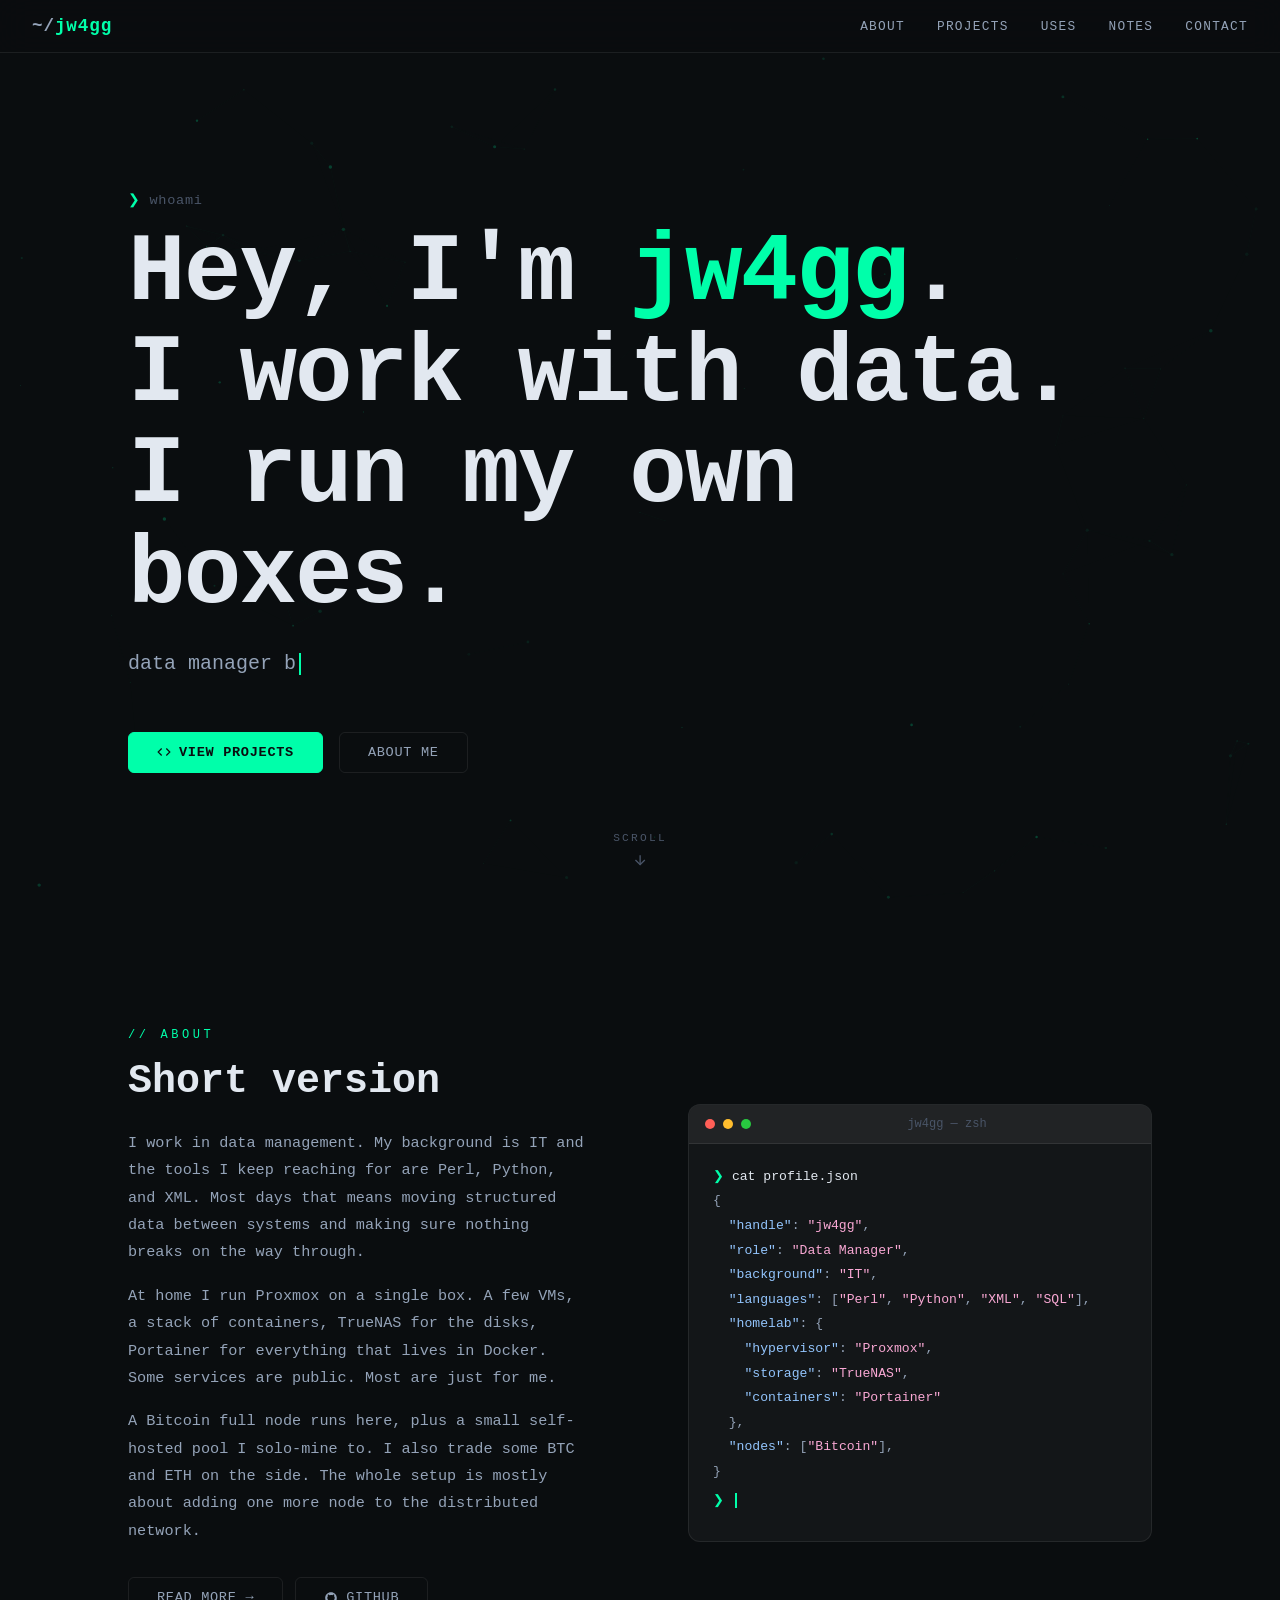
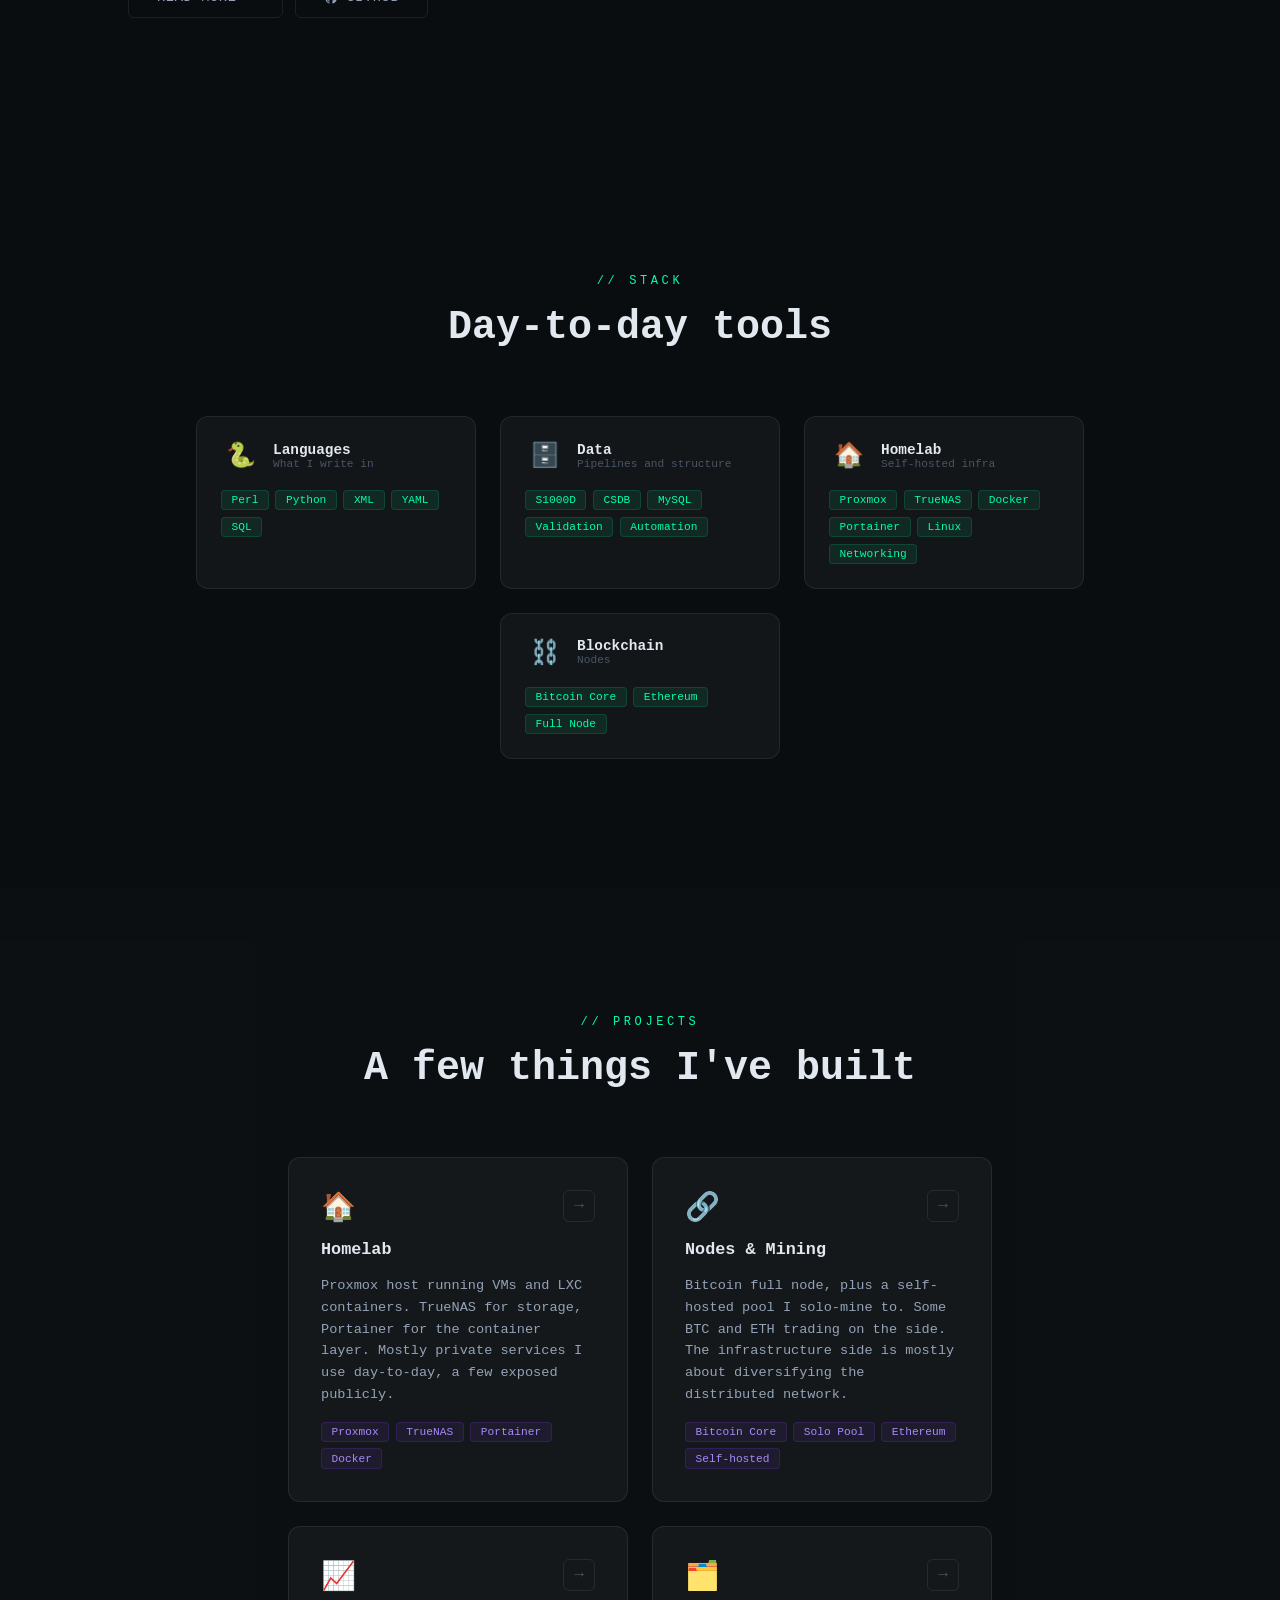
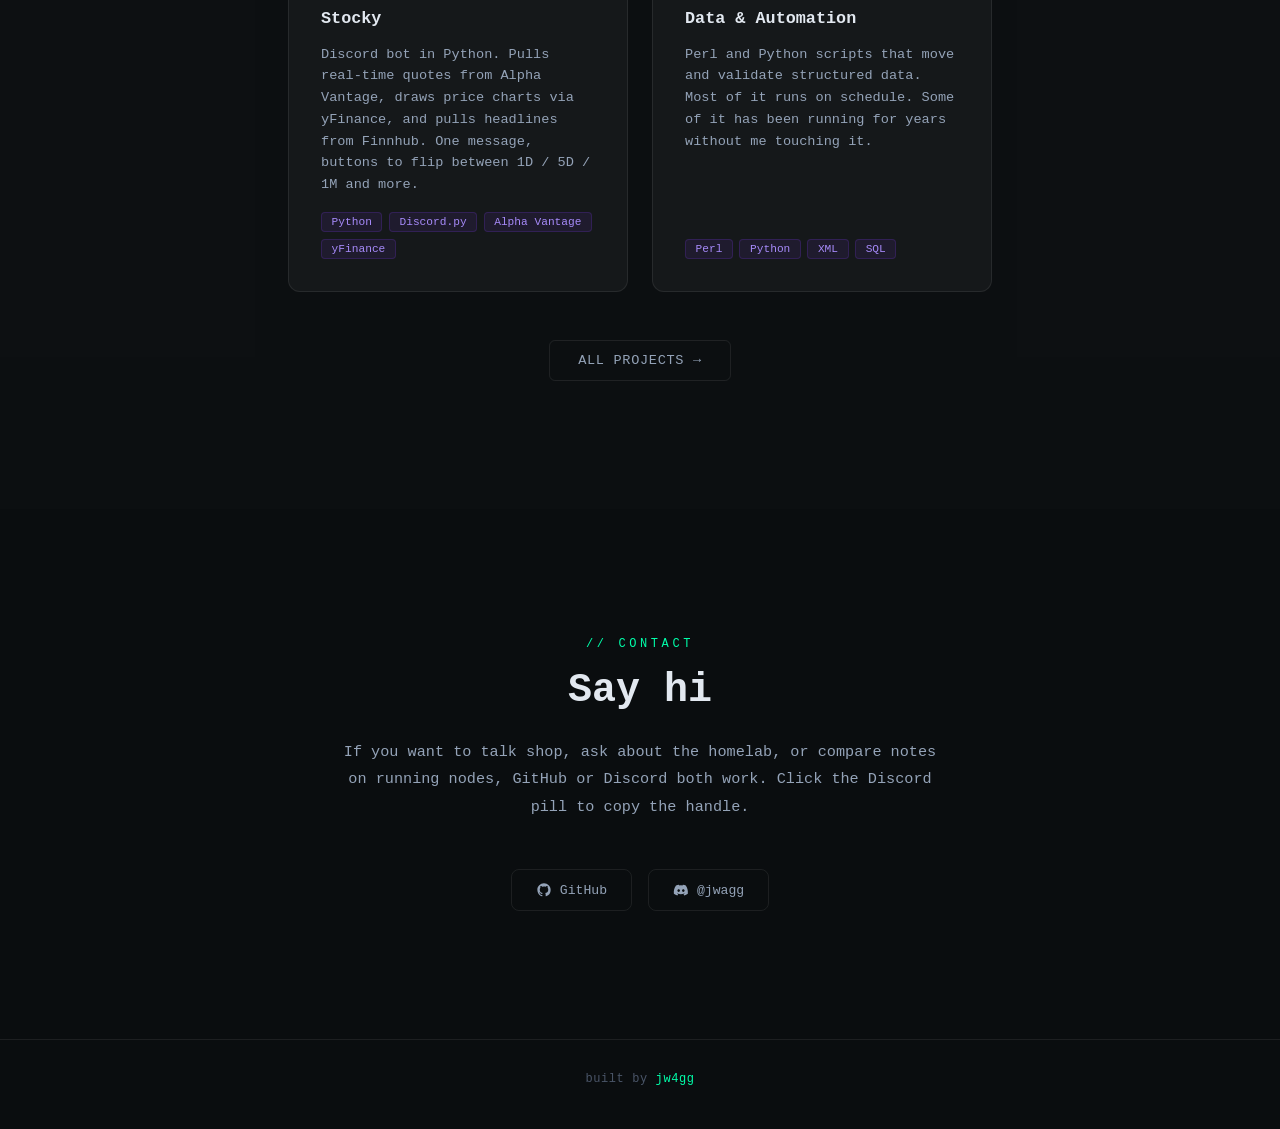
<file: index.html>
<!DOCTYPE html>
<html lang="en">
<head>
  <meta charset="UTF-8" />
  <meta name="viewport" content="width=device-width, initial-scale=1.0" />
  <title>jw4gg</title>
  <meta name="description" content="Personal site of jw4gg — data, homelab, self-hosted infrastructure." />
  <link rel="stylesheet" href="assets/style.css" />
</head>
<body>

<canvas id="bg-canvas"></canvas>

<nav>
  <a href="index.html" class="nav-logo"><span>~/</span>jw4gg</a>
  <ul class="nav-links">
    <li><a href="#about">About</a></li>
    <li><a href="projects.html">Projects</a></li>
    <li><a href="uses.html">Uses</a></li>
    <li><a href="notes.html">Notes</a></li>
    <li><a href="#contact">Contact</a></li>
  </ul>
</nav>

<section id="hero">
  <div class="hero-prompt"><span>❯</span> whoami</div>
  <h1 class="hero-title">
    Hey, I'm <span class="name">jw4gg</span>.<br>
    I work with data.<br>I run my own boxes.
  </h1>
  <p class="hero-subtitle">
    <span id="typewriter" data-phrases='["data manager by day.","homelab operator after hours.","perl, python, and a lot of XML.","self-hosting the stack.","self-hosted Bitcoin node.","solo-mining to my own pool.","containers, scripts, and quiet jobs.","self-hosted media server."]'></span><span class="cursor"></span>
  </p>
  <div class="hero-cta">
    <a href="projects.html" class="btn btn-primary">
      <svg width="14" height="14" viewBox="0 0 24 24" fill="none" stroke="currentColor" stroke-width="2"><polyline points="16 18 22 12 16 6"/><polyline points="8 6 2 12 8 18"/></svg>
      View Projects
    </a>
    <a href="about.html" class="btn btn-ghost">About me</a>
  </div>
  <div class="scroll-hint">
    <span>scroll</span>
    <svg width="16" height="16" viewBox="0 0 24 24" fill="none" stroke-width="2"><line x1="12" y1="5" x2="12" y2="19"/><polyline points="19 12 12 19 5 12"/></svg>
  </div>
</section>

<section id="about">
  <div class="reveal">
    <div class="section-label">// about</div>
    <h2 class="section-title">Short version</h2>
    <div class="about-text">
      <p>I work in data management. My background is IT and the tools I keep reaching for are Perl, Python, and XML. Most days that means moving structured data between systems and making sure nothing breaks on the way through.</p>
      <p>At home I run Proxmox on a single box. A few VMs, a stack of containers, TrueNAS for the disks, Portainer for everything that lives in Docker. Some services are public. Most are just for me.</p>
      <p>A Bitcoin full node runs here, plus a small self-hosted pool I solo-mine to. I also trade some BTC and ETH on the side. The whole setup is mostly about adding one more node to the distributed network.</p>
    </div>
    <div style="margin-top:2rem; display:flex; gap:0.75rem; flex-wrap:wrap">
      <a href="about.html" class="btn btn-ghost">Read more →</a>
      <a href="https://github.com/jw4gg" class="btn btn-ghost" target="_blank" rel="noopener">
        <svg width="14" height="14" viewBox="0 0 24 24" fill="currentColor"><path d="M12 2C6.477 2 2 6.484 2 12.017c0 4.425 2.865 8.18 6.839 9.504.5.092.682-.217.682-.483 0-.237-.008-.868-.013-1.703-2.782.605-3.369-1.343-3.369-1.343-.454-1.158-1.11-1.466-1.11-1.466-.908-.62.069-.608.069-.608 1.003.07 1.531 1.032 1.531 1.032.892 1.53 2.341 1.088 2.91.832.092-.647.35-1.088.636-1.338-2.22-.253-4.555-1.113-4.555-4.951 0-1.093.39-1.988 1.029-2.688-.103-.253-.446-1.272.098-2.65 0 0 .84-.27 2.75 1.026A9.564 9.564 0 0112 6.844c.85.004 1.705.115 2.504.337 1.909-1.296 2.747-1.027 2.747-1.027.546 1.379.202 2.398.1 2.651.64.7 1.028 1.595 1.028 2.688 0 3.848-2.339 4.695-4.566 4.943.359.309.678.92.678 1.855 0 1.338-.012 2.419-.012 2.747 0 .268.18.58.688.482A10.019 10.019 0 0022 12.017C22 6.484 17.522 2 12 2z"/></svg>
        GitHub
      </a>
    </div>
  </div>

  <div class="reveal" style="transition-delay:0.15s">
    <div class="terminal-card">
      <div class="terminal-bar">
        <div class="dot dot-r"></div>
        <div class="dot dot-y"></div>
        <div class="dot dot-g"></div>
        <div class="terminal-title">jw4gg — zsh</div>
      </div>
      <div class="terminal-body">
        <div class="t-line"><span class="prompt">❯ </span><span class="cmd">cat profile.json</span></div>
        <div class="t-line">{</div>
        <div class="t-line">&nbsp;&nbsp;<span class="key">"handle"</span>: <span class="val">"jw4gg"</span>,</div>
        <div class="t-line">&nbsp;&nbsp;<span class="key">"role"</span>: <span class="val">"Data Manager"</span>,</div>
        <div class="t-line">&nbsp;&nbsp;<span class="key">"background"</span>: <span class="val">"IT"</span>,</div>
        <div class="t-line">&nbsp;&nbsp;<span class="key">"languages"</span>: [<span class="val">"Perl"</span>, <span class="val">"Python"</span>, <span class="val">"XML"</span>, <span class="val">"SQL"</span>],</div>
        <div class="t-line">&nbsp;&nbsp;<span class="key">"homelab"</span>: {</div>
        <div class="t-line">&nbsp;&nbsp;&nbsp;&nbsp;<span class="key">"hypervisor"</span>: <span class="val">"Proxmox"</span>,</div>
        <div class="t-line">&nbsp;&nbsp;&nbsp;&nbsp;<span class="key">"storage"</span>: <span class="val">"TrueNAS"</span>,</div>
        <div class="t-line">&nbsp;&nbsp;&nbsp;&nbsp;<span class="key">"containers"</span>: <span class="val">"Portainer"</span></div>
        <div class="t-line">&nbsp;&nbsp;},</div>
        <div class="t-line">&nbsp;&nbsp;<span class="key">"nodes"</span>: [<span class="val">"Bitcoin"</span>],</div>
        <div class="t-line">}</div>
        <div class="t-line" style="margin-top:0.8rem"><span class="prompt">❯ </span><span class="cursor" style="display:inline-block"></span></div>
      </div>
    </div>
  </div>
</section>

<section id="skills">
  <div class="skills-header reveal">
    <div class="section-label">// stack</div>
    <h2 class="section-title">Day-to-day tools</h2>
  </div>

  <div class="skills-grid">
    <div class="skill-card reveal">
      <div class="skill-card-header">
        <div class="skill-icon">🐍</div>
        <div>
          <div class="skill-name">Languages</div>
          <div class="skill-category">What I write in</div>
        </div>
      </div>
      <div class="skill-tags">
        <span class="tag">Perl</span>
        <span class="tag">Python</span>
        <span class="tag">XML</span>
        <span class="tag">YAML</span>
        <span class="tag">SQL</span>
      </div>
    </div>

    <div class="skill-card reveal" style="transition-delay:0.1s">
      <div class="skill-card-header">
        <div class="skill-icon">🗄️</div>
        <div>
          <div class="skill-name">Data</div>
          <div class="skill-category">Pipelines and structure</div>
        </div>
      </div>
      <div class="skill-tags">
        <span class="tag">S1000D</span>
        <span class="tag">CSDB</span>
        <span class="tag">MySQL</span>
        <span class="tag">Validation</span>
        <span class="tag">Automation</span>
      </div>
    </div>

    <div class="skill-card reveal" style="transition-delay:0.2s">
      <div class="skill-card-header">
        <div class="skill-icon">🏠</div>
        <div>
          <div class="skill-name">Homelab</div>
          <div class="skill-category">Self-hosted infra</div>
        </div>
      </div>
      <div class="skill-tags">
        <span class="tag">Proxmox</span>
        <span class="tag">TrueNAS</span>
        <span class="tag">Docker</span>
        <span class="tag">Portainer</span>
        <span class="tag">Linux</span>
        <span class="tag">Networking</span>
      </div>
    </div>

    <div class="skill-card reveal" style="transition-delay:0.3s">
      <div class="skill-card-header">
        <div class="skill-icon">⛓️</div>
        <div>
          <div class="skill-name">Blockchain</div>
          <div class="skill-category">Nodes</div>
        </div>
      </div>
      <div class="skill-tags">
        <span class="tag">Bitcoin Core</span>
        <span class="tag">Ethereum</span>
        <span class="tag">Full Node</span>
      </div>
    </div>
  </div>
</section>

<section id="projects">
  <div class="projects-header reveal">
    <div class="section-label">// projects</div>
    <h2 class="section-title">A few things I've built</h2>
  </div>

  <div class="projects-grid">
    <a href="projects/homelab.html" class="project-card reveal">
      <div class="project-card-top">
        <div class="project-icon">🏠</div>
        <div class="project-links">
          <span class="project-link" title="Read more">→</span>
        </div>
      </div>
      <div class="project-name">Homelab</div>
      <div class="project-desc">Proxmox host running VMs and LXC containers. TrueNAS for storage, Portainer for the container layer. Mostly private services I use day-to-day, a few exposed publicly.</div>
      <div class="project-stack">
        <span class="stack-tag">Proxmox</span>
        <span class="stack-tag">TrueNAS</span>
        <span class="stack-tag">Portainer</span>
        <span class="stack-tag">Docker</span>
      </div>
    </a>

    <a href="projects/nodes.html" class="project-card reveal" style="transition-delay:0.1s">
      <div class="project-card-top">
        <div class="project-icon">🔗</div>
        <div class="project-links">
          <span class="project-link" title="Read more">→</span>
        </div>
      </div>
      <div class="project-name">Nodes &amp; Mining</div>
      <div class="project-desc">Bitcoin full node, plus a self-hosted pool I solo-mine to. Some BTC and ETH trading on the side. The infrastructure side is mostly about diversifying the distributed network.</div>
      <div class="project-stack">
        <span class="stack-tag">Bitcoin Core</span>
        <span class="stack-tag">Solo Pool</span>
        <span class="stack-tag">Ethereum</span>
        <span class="stack-tag">Self-hosted</span>
      </div>
    </a>

    <a href="projects/stocky.html" class="project-card reveal" style="transition-delay:0.2s">
      <div class="project-card-top">
        <div class="project-icon">📈</div>
        <div class="project-links">
          <span class="project-link" title="Read more">→</span>
        </div>
      </div>
      <div class="project-name">Stocky</div>
      <div class="project-desc">Discord bot in Python. Pulls real-time quotes from Alpha Vantage, draws price charts via yFinance, and pulls headlines from Finnhub. One message, buttons to flip between 1D / 5D / 1M and more.</div>
      <div class="project-stack">
        <span class="stack-tag">Python</span>
        <span class="stack-tag">Discord.py</span>
        <span class="stack-tag">Alpha Vantage</span>
        <span class="stack-tag">yFinance</span>
      </div>
    </a>

    <a href="projects/automation.html" class="project-card reveal" style="transition-delay:0.3s">
      <div class="project-card-top">
        <div class="project-icon">🗂️</div>
        <div class="project-links">
          <span class="project-link" title="Read more">→</span>
        </div>
      </div>
      <div class="project-name">Data &amp; Automation</div>
      <div class="project-desc">Perl and Python scripts that move and validate structured data. Most of it runs on schedule. Some of it has been running for years without me touching it.</div>
      <div class="project-stack">
        <span class="stack-tag">Perl</span>
        <span class="stack-tag">Python</span>
        <span class="stack-tag">XML</span>
        <span class="stack-tag">SQL</span>
      </div>
    </a>
  </div>

  <div style="text-align:center; margin-top:3rem">
    <a href="projects.html" class="btn btn-ghost">All projects →</a>
  </div>
</section>

<section id="contact">
  <div class="contact-inner">
    <div class="section-label reveal">// contact</div>
    <h2 class="section-title reveal">Say hi</h2>
    <p class="contact-desc reveal">If you want to talk shop, ask about the homelab, or compare notes on running nodes, GitHub or Discord both work. Click the Discord pill to copy the handle.</p>
    <div class="social-links reveal">
      <a href="https://github.com/jw4gg" class="social-link" target="_blank" rel="noopener">
        <svg width="16" height="16" viewBox="0 0 24 24" fill="currentColor"><path d="M12 2C6.477 2 2 6.484 2 12.017c0 4.425 2.865 8.18 6.839 9.504.5.092.682-.217.682-.483 0-.237-.008-.868-.013-1.703-2.782.605-3.369-1.343-3.369-1.343-.454-1.158-1.11-1.466-1.11-1.466-.908-.62.069-.608.069-.608 1.003.07 1.531 1.032 1.531 1.032.892 1.53 2.341 1.088 2.91.832.092-.647.35-1.088.636-1.338-2.22-.253-4.555-1.113-4.555-4.951 0-1.093.39-1.988 1.029-2.688-.103-.253-.446-1.272.098-2.65 0 0 .84-.27 2.75 1.026A9.564 9.564 0 0112 6.844c.85.004 1.705.115 2.504.337 1.909-1.296 2.747-1.027 2.747-1.027.546 1.379.202 2.398.1 2.651.64.7 1.028 1.595 1.028 2.688 0 3.848-2.339 4.695-4.566 4.943.359.309.678.92.678 1.855 0 1.338-.012 2.419-.012 2.747 0 .268.18.58.688.482A10.019 10.019 0 0022 12.017C22 6.484 17.522 2 12 2z"/></svg>
        GitHub
      </a>
      <button type="button" class="social-link" data-copy="jwagg" title="Click to copy">
        <svg width="16" height="16" viewBox="0 0 24 24" fill="currentColor" aria-hidden="true"><path d="M19.27 5.33A17.36 17.36 0 0 0 14.94 4a.07.07 0 0 0-.07.03c-.18.33-.4.76-.55 1.09a16.1 16.1 0 0 0-4.83 0c-.15-.34-.37-.76-.56-1.09a.07.07 0 0 0-.07-.03c-1.5.26-2.95.71-4.33 1.33a.06.06 0 0 0-.03.03C1.7 9.46.91 13.49 1.3 17.46a.08.08 0 0 0 .03.05 17.5 17.5 0 0 0 5.26 2.66.07.07 0 0 0 .08-.03c.4-.55.77-1.13 1.08-1.74a.07.07 0 0 0-.04-.1c-.57-.22-1.11-.48-1.64-.78a.07.07 0 0 1-.01-.12c.11-.08.22-.17.33-.25a.07.07 0 0 1 .07-.01 12.5 12.5 0 0 0 10.62 0 .07.07 0 0 1 .07.01c.11.09.22.17.33.26a.07.07 0 0 1-.01.12c-.53.31-1.07.56-1.64.78a.07.07 0 0 0-.04.1c.32.61.68 1.19 1.08 1.74a.07.07 0 0 0 .08.03 17.46 17.46 0 0 0 5.26-2.66.08.08 0 0 0 .03-.05c.46-4.6-.73-8.6-3.1-12.1a.06.06 0 0 0-.03-.03ZM8.52 15.04c-1.04 0-1.9-.95-1.9-2.13s.84-2.13 1.9-2.13c1.06 0 1.91.96 1.9 2.13 0 1.18-.84 2.13-1.9 2.13Zm6.96 0c-1.04 0-1.9-.95-1.9-2.13s.84-2.13 1.9-2.13c1.06 0 1.91.96 1.9 2.13 0 1.18-.83 2.13-1.9 2.13Z"/></svg>
        <span class="copy-label">@jwagg</span>
      </button>
    </div>
  </div>
</section>

<footer>
  <span>built by </span><span class="accent">jw4gg</span>
</footer>

<script src="assets/site.js"></script>
</body>
</html>
</file>
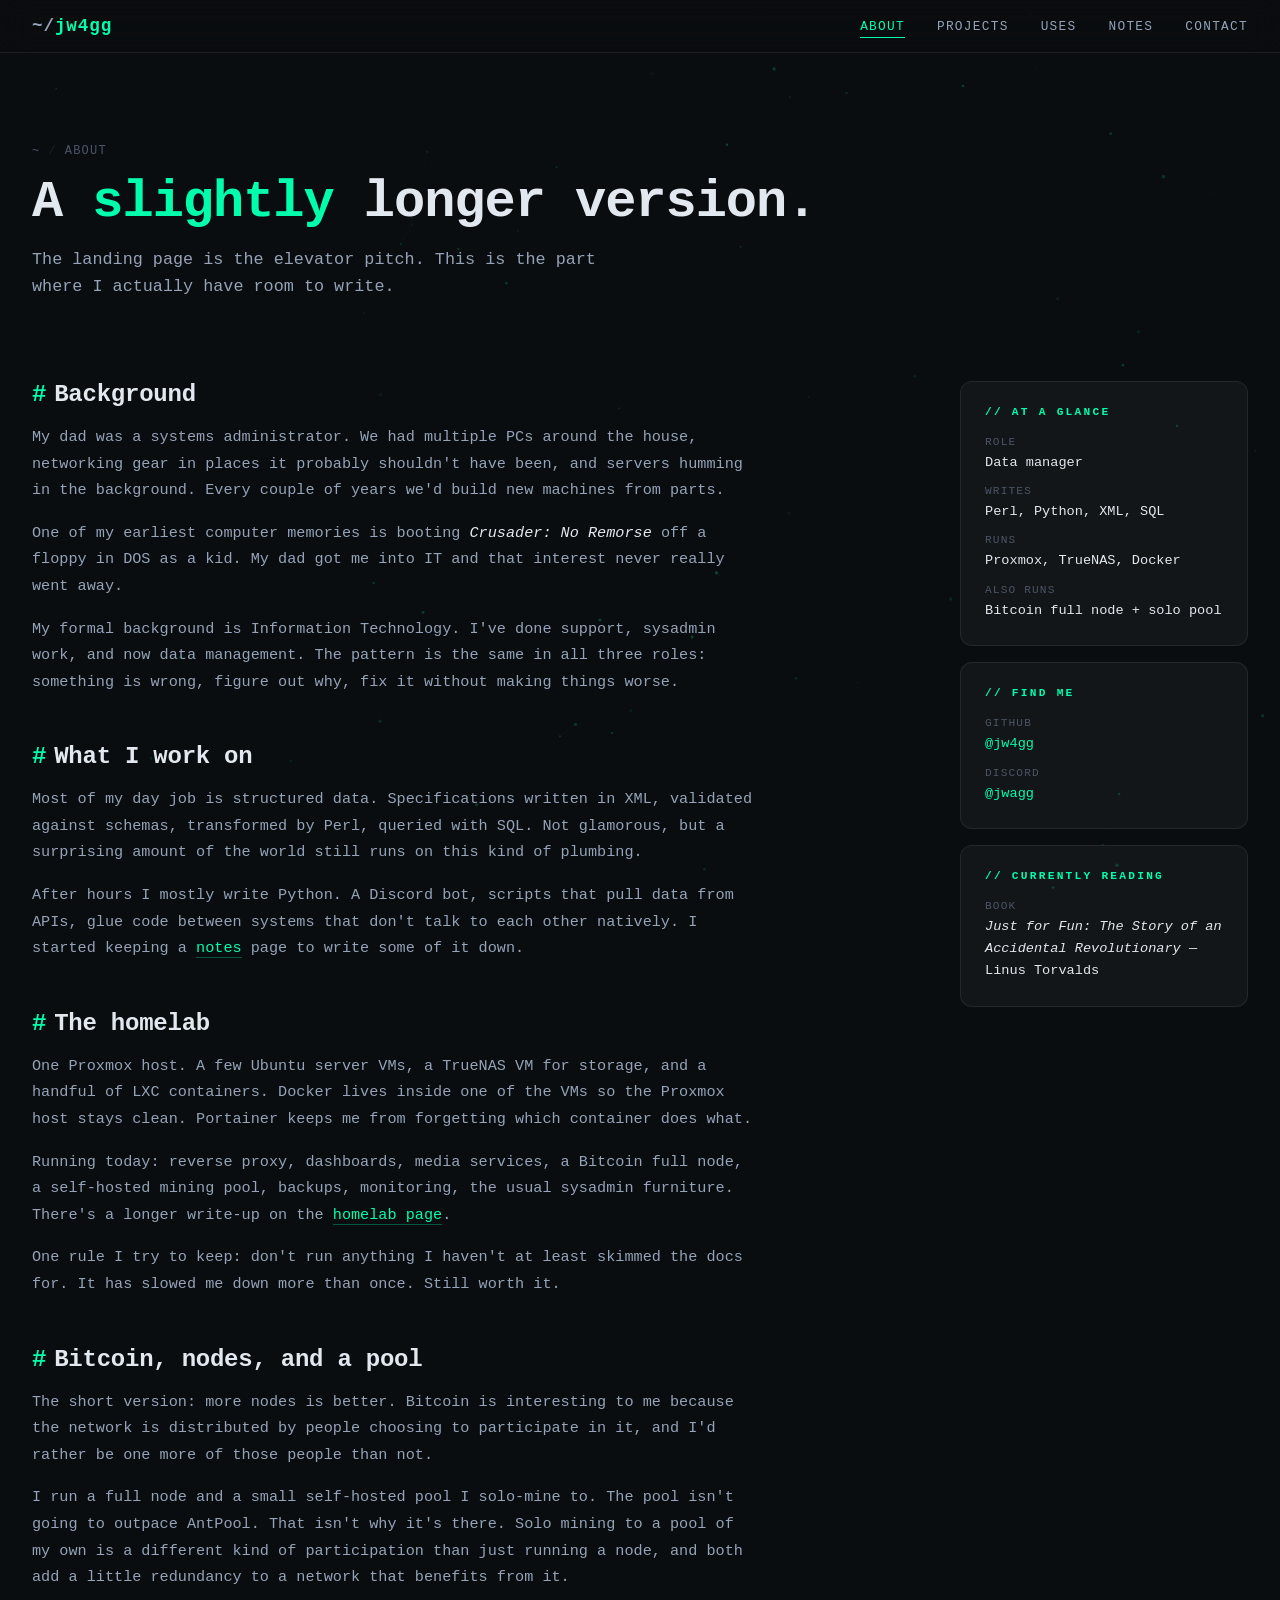
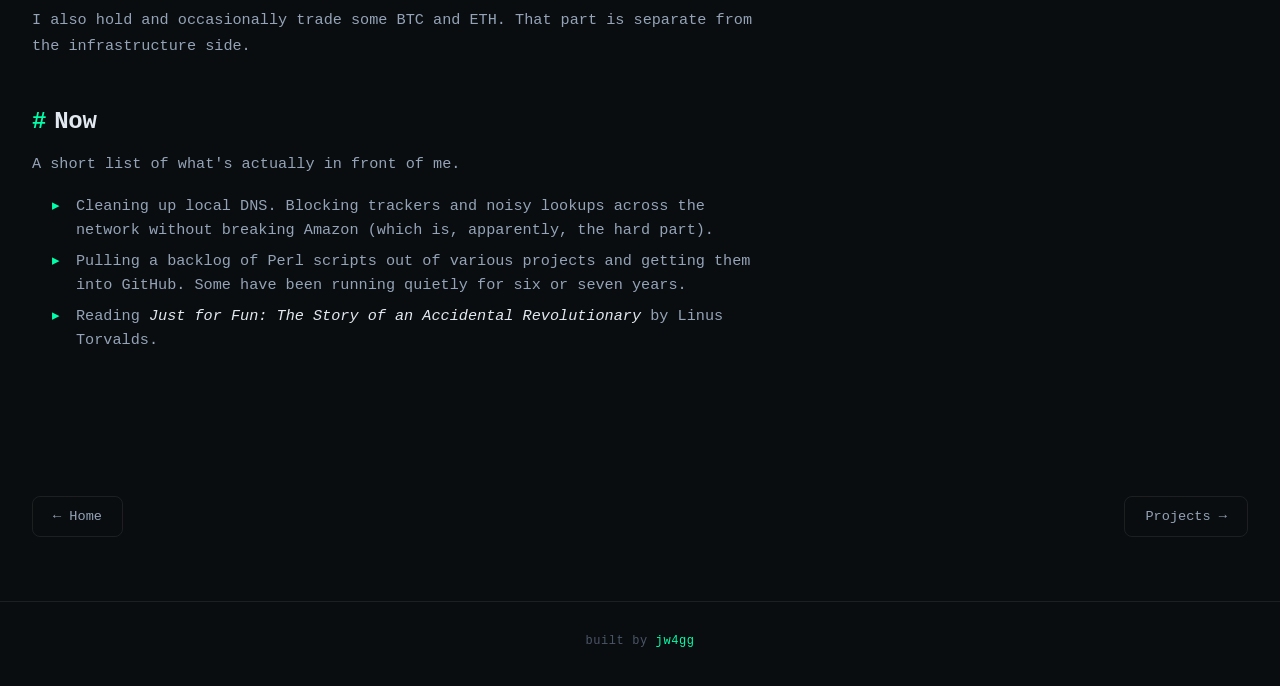
<file: about.html>
<!DOCTYPE html>
<html lang="en">
<head>
  <meta charset="UTF-8" />
  <meta name="viewport" content="width=device-width, initial-scale=1.0" />
  <title>About — jw4gg</title>
  <meta name="description" content="A bit more about jw4gg: background, current focus, and what's on the lab." />
  <link rel="stylesheet" href="assets/style.css" />
</head>
<body>

<canvas id="bg-canvas"></canvas>

<nav>
  <a href="index.html" class="nav-logo"><span>~/</span>jw4gg</a>
  <ul class="nav-links">
    <li><a href="about.html" class="active">About</a></li>
    <li><a href="projects.html">Projects</a></li>
    <li><a href="uses.html">Uses</a></li>
    <li><a href="notes.html">Notes</a></li>
    <li><a href="index.html#contact">Contact</a></li>
  </ul>
</nav>

<header class="page-header">
  <div class="breadcrumb">
    <a href="index.html">~</a><span class="sep">/</span>about
  </div>
  <h1>A <span class="accent">slightly</span> longer version.</h1>
  <p class="lede">The landing page is the elevator pitch. This is the part where I actually have room to write.</p>
</header>

<div class="page-grid">
  <article class="prose-inner reveal">
    <h2><span class="marker">#</span>Background</h2>
    <p>My dad was a systems administrator. We had multiple PCs around the house, networking gear in places it probably shouldn't have been, and servers humming in the background. Every couple of years we'd build new machines from parts.</p>
    <p>One of my earliest computer memories is booting <em>Crusader: No Remorse</em> off a floppy in DOS as a kid. My dad got me into IT and that interest never really went away.</p>
    <p>My formal background is Information Technology. I've done support, sysadmin work, and now data management. The pattern is the same in all three roles: something is wrong, figure out why, fix it without making things worse.</p>

    <h2><span class="marker">#</span>What I work on</h2>
    <p>Most of my day job is structured data. Specifications written in XML, validated against schemas, transformed by Perl, queried with SQL. Not glamorous, but a surprising amount of the world still runs on this kind of plumbing.</p>
    <p>After hours I mostly write Python. A Discord bot, scripts that pull data from APIs, glue code between systems that don't talk to each other natively. I started keeping a <a href="notes.html">notes</a> page to write some of it down.</p>

    <h2><span class="marker">#</span>The homelab</h2>
    <p>One Proxmox host. A few Ubuntu server VMs, a TrueNAS VM for storage, and a handful of LXC containers. Docker lives inside one of the VMs so the Proxmox host stays clean. Portainer keeps me from forgetting which container does what.</p>
    <p>Running today: reverse proxy, dashboards, media services, a Bitcoin full node, a self-hosted mining pool, backups, monitoring, the usual sysadmin furniture. There's a longer write-up on the <a href="projects/homelab.html">homelab page</a>.</p>
    <p>One rule I try to keep: don't run anything I haven't at least skimmed the docs for. It has slowed me down more than once. Still worth it.</p>

    <h2><span class="marker">#</span>Bitcoin, nodes, and a pool</h2>
    <p>The short version: more nodes is better. Bitcoin is interesting to me because the network is distributed by people choosing to participate in it, and I'd rather be one more of those people than not.</p>
    <p>I run a full node and a small self-hosted pool I solo-mine to. The pool isn't going to outpace AntPool. That isn't why it's there. Solo mining to a pool of my own is a different kind of participation than just running a node, and both add a little redundancy to a network that benefits from it.</p>
    <p>I also hold and occasionally trade some BTC and ETH. That part is separate from the infrastructure side.</p>

    <h2 id="now"><span class="marker">#</span>Now</h2>
    <p>A short list of what's actually in front of me.</p>
    <ul class="now-list">
      <li>Cleaning up local DNS. Blocking trackers and noisy lookups across the network without breaking Amazon (which is, apparently, the hard part).</li>
      <li>Pulling a backlog of Perl scripts out of various projects and getting them into GitHub. Some have been running quietly for six or seven years.</li>
      <li>Reading <em>Just for Fun: The Story of an Accidental Revolutionary</em> by Linus Torvalds.</li>
    </ul>
  </article>

  <aside class="sidebar reveal" style="transition-delay:0.1s">
    <div class="meta-card">
      <h4>// at a glance</h4>
      <dl>
        <dt>Role</dt>
        <dd>Data manager</dd>
        <dt>Writes</dt>
        <dd>Perl, Python, XML, SQL</dd>
        <dt>Runs</dt>
        <dd>Proxmox, TrueNAS, Docker</dd>
        <dt>Also runs</dt>
        <dd>Bitcoin full node + solo pool</dd>
      </dl>
    </div>

    <div class="meta-card">
      <h4>// find me</h4>
      <dl>
        <dt>GitHub</dt>
        <dd><a href="https://github.com/jw4gg" target="_blank" rel="noopener" style="color:var(--accent); text-decoration:none">@jw4gg</a></dd>
        <dt>Discord</dt>
        <dd><button type="button" data-copy="jwagg" title="Click to copy" style="background:transparent; border:none; padding:0; font-family:inherit; font-size:inherit; cursor:pointer; color:var(--accent)"><span class="copy-label">@jwagg</span></button></dd>
      </dl>
    </div>

    <div class="meta-card">
      <h4>// currently reading</h4>
      <dl>
        <dt>Book</dt>
        <dd><em>Just for Fun: The Story of an Accidental Revolutionary</em> &mdash; Linus Torvalds</dd>
      </dl>
    </div>
  </aside>
</div>

<div class="page-nav">
  <a href="index.html">← Home</a>
  <a href="projects.html">Projects →</a>
</div>

<footer>
  <span>built by </span><span class="accent">jw4gg</span>
</footer>

<script src="assets/site.js"></script>
</body>
</html>
</file>
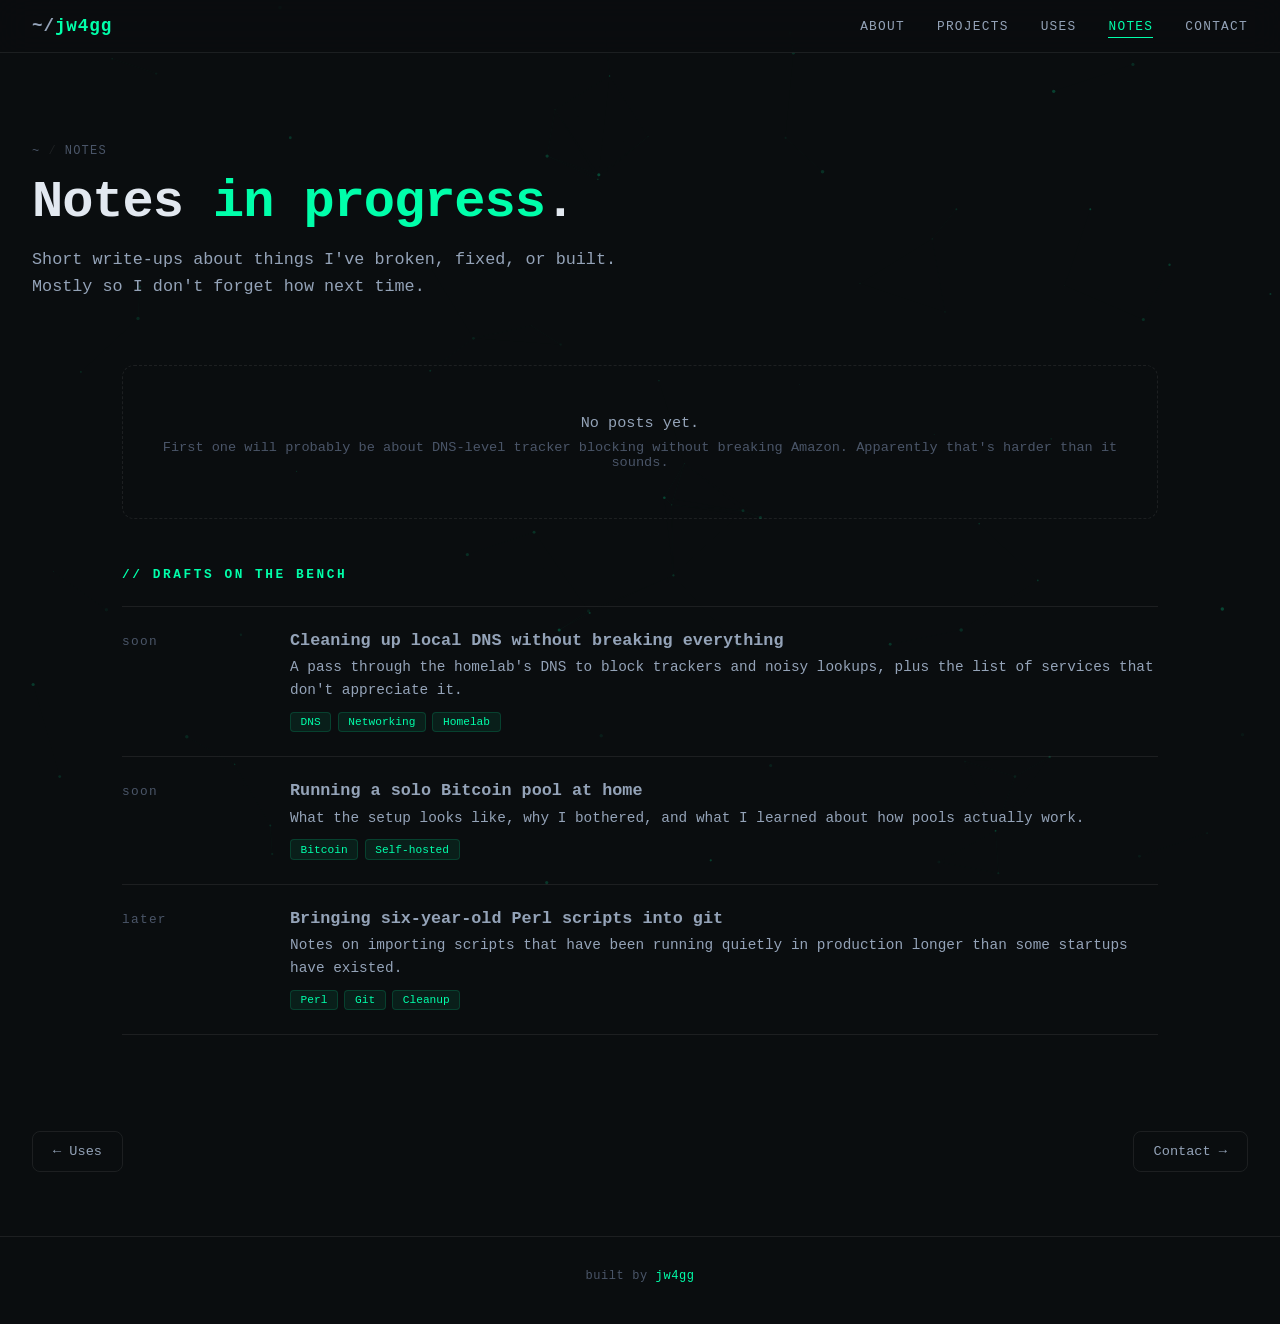
<file: notes.html>
<!DOCTYPE html>
<html lang="en">
<head>
  <meta charset="UTF-8" />
  <meta name="viewport" content="width=device-width, initial-scale=1.0" />
  <title>Notes — jw4gg</title>
  <meta name="description" content="Writing about the homelab, scripts, nodes, and whatever else." />
  <link rel="stylesheet" href="assets/style.css" />
</head>
<body>

<canvas id="bg-canvas"></canvas>

<nav>
  <a href="index.html" class="nav-logo"><span>~/</span>jw4gg</a>
  <ul class="nav-links">
    <li><a href="about.html">About</a></li>
    <li><a href="projects.html">Projects</a></li>
    <li><a href="uses.html">Uses</a></li>
    <li><a href="notes.html" class="active">Notes</a></li>
    <li><a href="index.html#contact">Contact</a></li>
  </ul>
</nav>

<header class="page-header">
  <div class="breadcrumb">
    <a href="index.html">~</a><span class="sep">/</span>notes
  </div>
  <h1>Notes <span class="accent">in progress</span>.</h1>
  <p class="lede">Short write-ups about things I've broken, fixed, or built. Mostly so I don't forget how next time.</p>
</header>

<section style="padding: 1rem 2rem 4rem; max-width: 1100px; margin: 0 auto; position: relative; z-index: 1">

  <div class="reveal" style="border: 1px dashed var(--border); border-radius: 12px; padding: 3rem 2rem; text-align: center; color: var(--muted); margin-bottom: 3rem">
    <p style="font-size: 0.95rem; color: var(--subtext); margin-bottom: 0.5rem">No posts yet.</p>
    <p style="font-size: 0.85rem">First one will probably be about DNS-level tracker blocking without breaking Amazon. Apparently that's harder than it sounds.</p>
  </div>

  <h2 style="font-size: 0.8rem; letter-spacing: 0.2em; text-transform: uppercase; color: var(--accent); margin-bottom: 1.5rem">// drafts on the bench</h2>

  <ul class="post-list">
    <li>
      <time>soon</time>
      <div>
        <span class="post-title" style="color: var(--subtext); cursor: default">Cleaning up local DNS without breaking everything</span>
        <p class="post-summary">A pass through the homelab's DNS to block trackers and noisy lookups, plus the list of services that don't appreciate it.</p>
        <div class="post-tags">
          <span class="tag">DNS</span>
          <span class="tag">Networking</span>
          <span class="tag">Homelab</span>
        </div>
      </div>
    </li>
    <li>
      <time>soon</time>
      <div>
        <span class="post-title" style="color: var(--subtext); cursor: default">Running a solo Bitcoin pool at home</span>
        <p class="post-summary">What the setup looks like, why I bothered, and what I learned about how pools actually work.</p>
        <div class="post-tags">
          <span class="tag">Bitcoin</span>
          <span class="tag">Self-hosted</span>
        </div>
      </div>
    </li>
    <li>
      <time>later</time>
      <div>
        <span class="post-title" style="color: var(--subtext); cursor: default">Bringing six-year-old Perl scripts into git</span>
        <p class="post-summary">Notes on importing scripts that have been running quietly in production longer than some startups have existed.</p>
        <div class="post-tags">
          <span class="tag">Perl</span>
          <span class="tag">Git</span>
          <span class="tag">Cleanup</span>
        </div>
      </div>
    </li>
  </ul>

</section>

<div class="page-nav">
  <a href="uses.html">← Uses</a>
  <a href="index.html#contact">Contact →</a>
</div>

<footer>
  <span>built by </span><span class="accent">jw4gg</span>
</footer>

<script src="assets/site.js"></script>
</body>
</html>
</file>
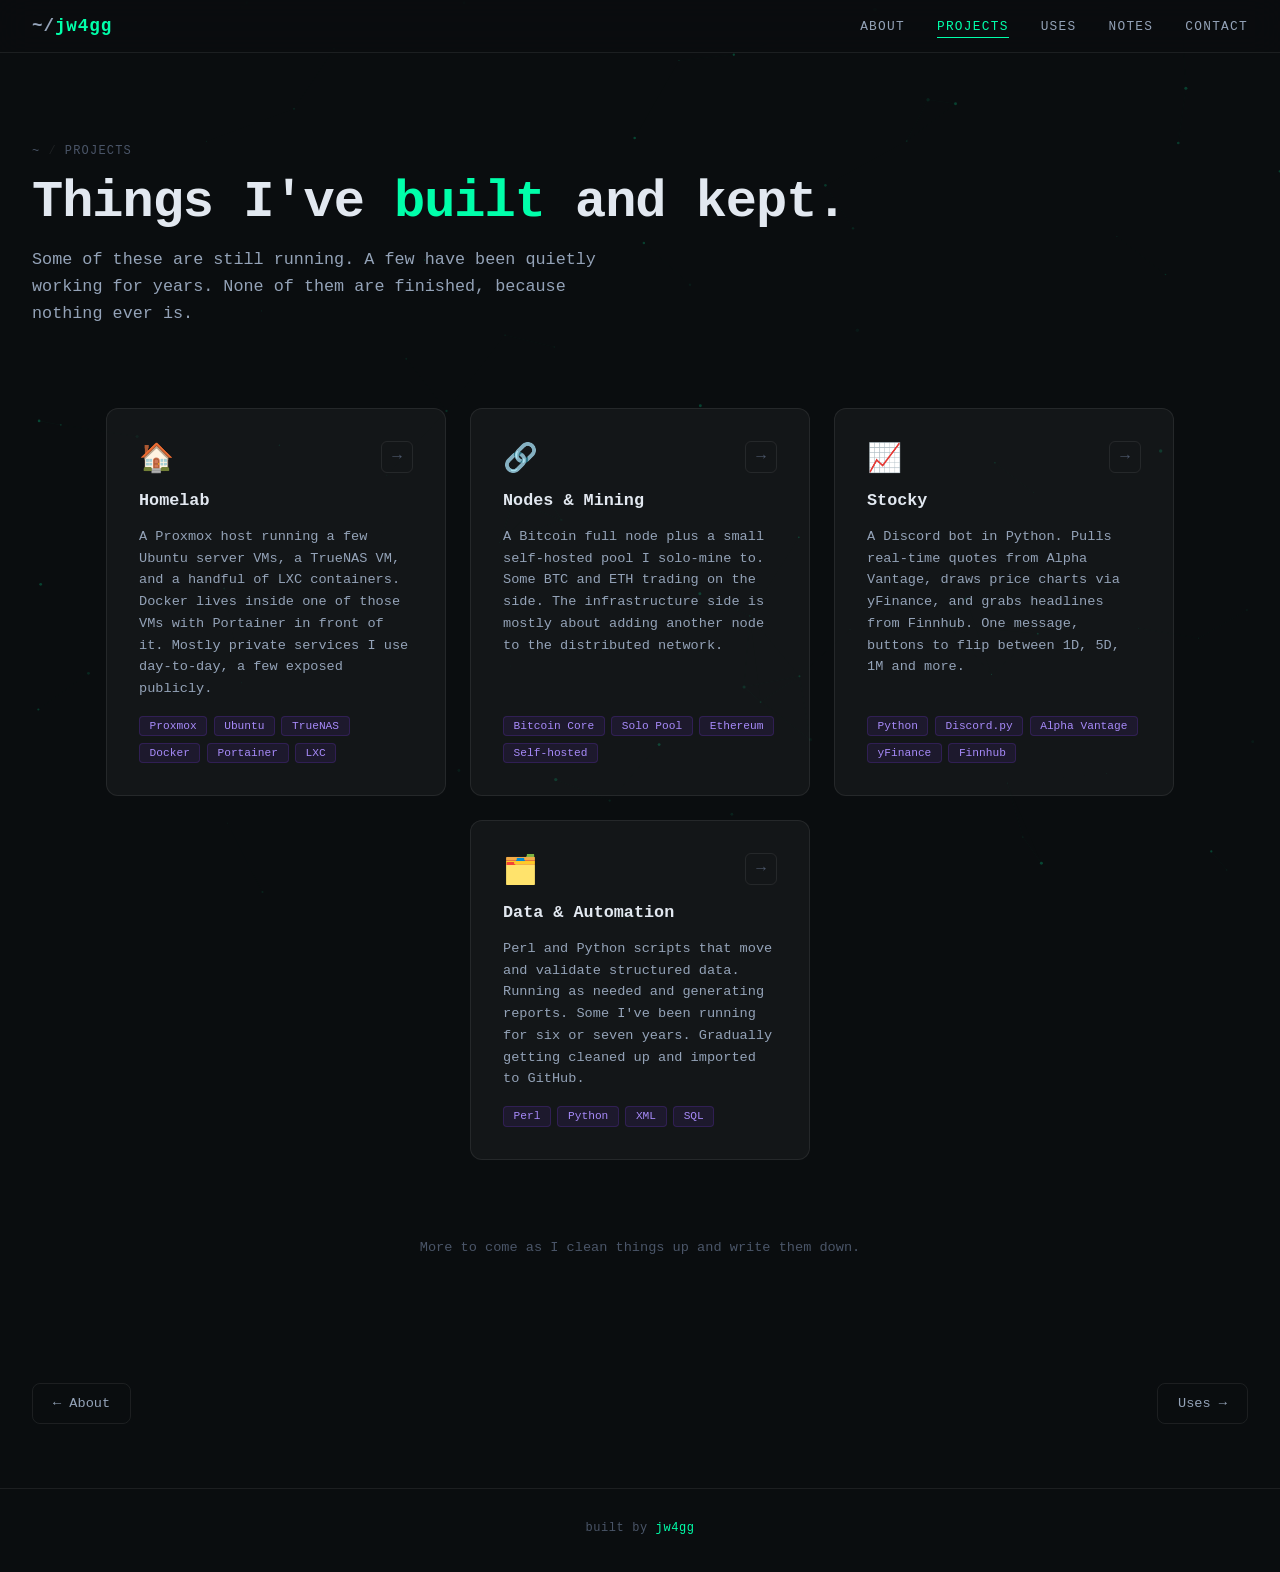
<file: projects.html>
<!DOCTYPE html>
<html lang="en">
<head>
  <meta charset="UTF-8" />
  <meta name="viewport" content="width=device-width, initial-scale=1.0" />
  <title>Projects — jw4gg</title>
  <meta name="description" content="Projects, homelab work, and code I've written and kept." />
  <link rel="stylesheet" href="assets/style.css" />
</head>
<body>

<canvas id="bg-canvas"></canvas>

<nav>
  <a href="index.html" class="nav-logo"><span>~/</span>jw4gg</a>
  <ul class="nav-links">
    <li><a href="about.html">About</a></li>
    <li><a href="projects.html" class="active">Projects</a></li>
    <li><a href="uses.html">Uses</a></li>
    <li><a href="notes.html">Notes</a></li>
    <li><a href="index.html#contact">Contact</a></li>
  </ul>
</nav>

<header class="page-header">
  <div class="breadcrumb">
    <a href="index.html">~</a><span class="sep">/</span>projects
  </div>
  <h1>Things I've <span class="accent">built</span> and kept.</h1>
  <p class="lede">Some of these are still running. A few have been quietly working for years. None of them are finished, because nothing ever is.</p>
</header>

<section style="padding: 2rem 2rem 6rem; max-width: 1300px; margin: 0 auto; position: relative; z-index: 1">
  <div class="projects-grid">

    <a href="projects/homelab.html" class="project-card reveal">
      <div class="project-card-top">
        <div class="project-icon">🏠</div>
        <div class="project-links">
          <span class="project-link" title="Read more">→</span>
        </div>
      </div>
      <div class="project-name">Homelab</div>
      <div class="project-desc">A Proxmox host running a few Ubuntu server VMs, a TrueNAS VM, and a handful of LXC containers. Docker lives inside one of those VMs with Portainer in front of it. Mostly private services I use day-to-day, a few exposed publicly.</div>
      <div class="project-stack">
        <span class="stack-tag">Proxmox</span>
        <span class="stack-tag">Ubuntu</span>
        <span class="stack-tag">TrueNAS</span>
        <span class="stack-tag">Docker</span>
        <span class="stack-tag">Portainer</span>
        <span class="stack-tag">LXC</span>
      </div>
    </a>

    <a href="projects/nodes.html" class="project-card reveal" style="transition-delay:0.05s">
      <div class="project-card-top">
        <div class="project-icon">🔗</div>
        <div class="project-links">
          <span class="project-link" title="Read more">→</span>
        </div>
      </div>
      <div class="project-name">Nodes &amp; Mining</div>
      <div class="project-desc">A Bitcoin full node plus a small self-hosted pool I solo-mine to. Some BTC and ETH trading on the side. The infrastructure side is mostly about adding another node to the distributed network.</div>
      <div class="project-stack">
        <span class="stack-tag">Bitcoin Core</span>
        <span class="stack-tag">Solo Pool</span>
        <span class="stack-tag">Ethereum</span>
        <span class="stack-tag">Self-hosted</span>
      </div>
    </a>

    <a href="projects/stocky.html" class="project-card reveal" style="transition-delay:0.1s">
      <div class="project-card-top">
        <div class="project-icon">📈</div>
        <div class="project-links">
          <span class="project-link" title="Read more">→</span>
        </div>
      </div>
      <div class="project-name">Stocky</div>
      <div class="project-desc">A Discord bot in Python. Pulls real-time quotes from Alpha Vantage, draws price charts via yFinance, and grabs headlines from Finnhub. One message, buttons to flip between 1D, 5D, 1M and more.</div>
      <div class="project-stack">
        <span class="stack-tag">Python</span>
        <span class="stack-tag">Discord.py</span>
        <span class="stack-tag">Alpha Vantage</span>
        <span class="stack-tag">yFinance</span>
        <span class="stack-tag">Finnhub</span>
      </div>
    </a>

    <a href="projects/automation.html" class="project-card reveal" style="transition-delay:0.15s">
      <div class="project-card-top">
        <div class="project-icon">🗂️</div>
        <div class="project-links">
          <span class="project-link" title="Read more">→</span>
        </div>
      </div>
      <div class="project-name">Data &amp; Automation</div>
      <div class="project-desc">Perl and Python scripts that move and validate structured data. Running as needed and generating reports. Some I've been running for six or seven years. Gradually getting cleaned up and imported to GitHub.</div>
      <div class="project-stack">
        <span class="stack-tag">Perl</span>
        <span class="stack-tag">Python</span>
        <span class="stack-tag">XML</span>
        <span class="stack-tag">SQL</span>
      </div>
    </a>

  </div>

  <div style="text-align:center; margin-top: 5rem; color: var(--muted); font-size: 0.85rem">
    <p>More to come as I clean things up and write them down.</p>
  </div>
</section>

<div class="page-nav">
  <a href="about.html">← About</a>
  <a href="uses.html">Uses →</a>
</div>

<footer>
  <span>built by </span><span class="accent">jw4gg</span>
</footer>

<script src="assets/site.js"></script>
</body>
</html>
</file>
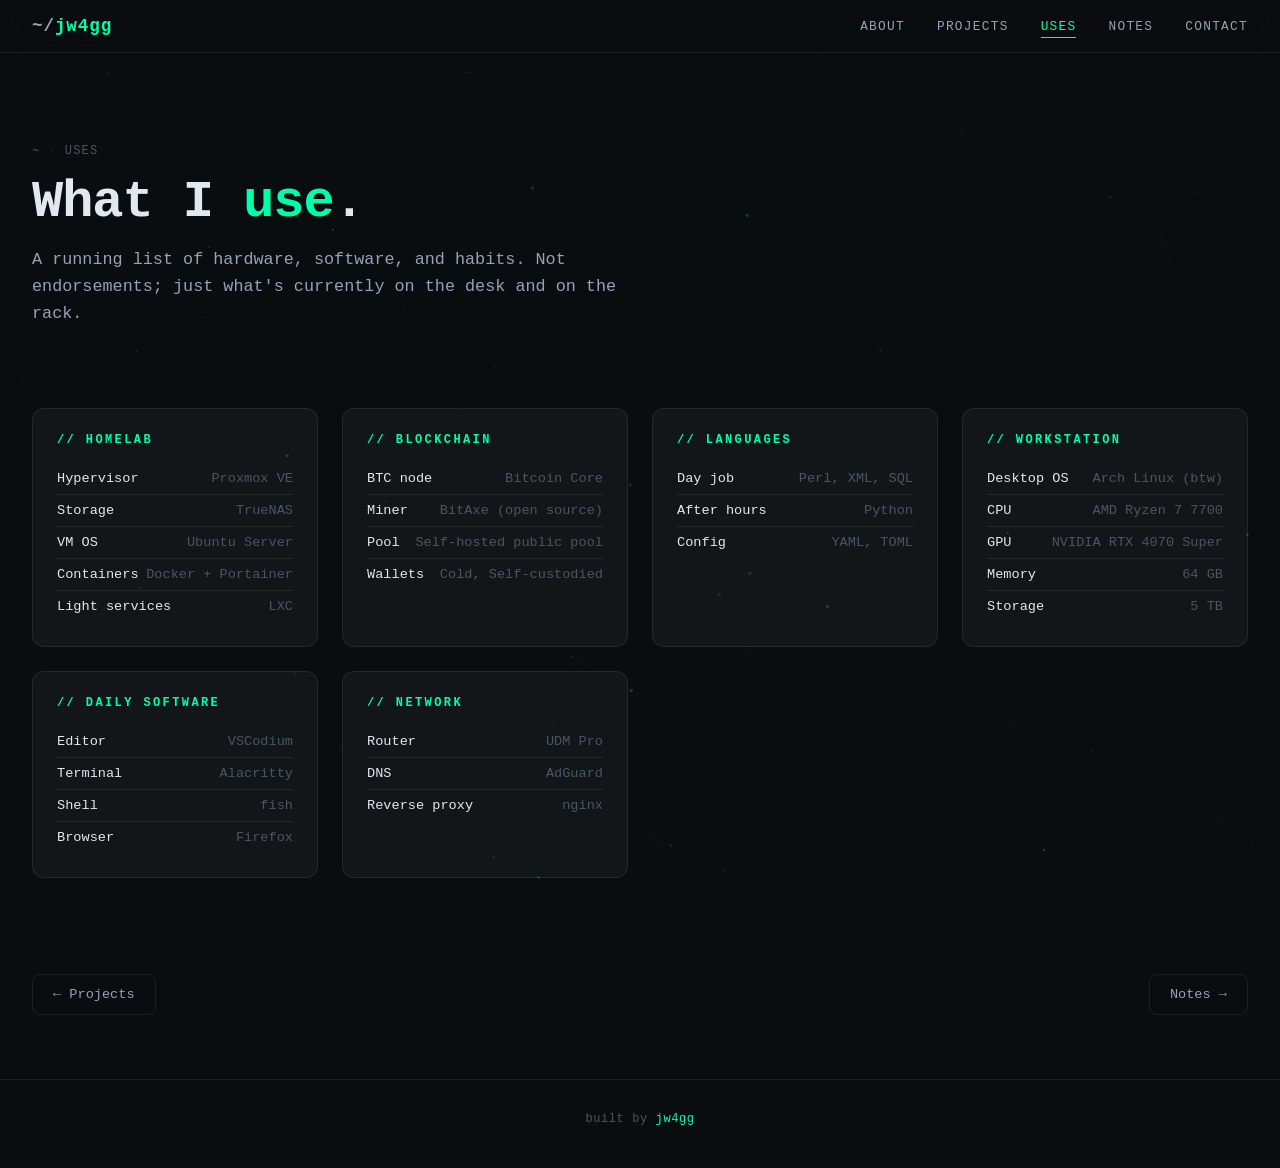
<file: uses.html>
<!DOCTYPE html>
<html lang="en">
<head>
  <meta charset="UTF-8" />
  <meta name="viewport" content="width=device-width, initial-scale=1.0" />
  <title>Uses — jw4gg</title>
  <meta name="description" content="Hardware, software, and tools I actually use." />
  <link rel="stylesheet" href="assets/style.css" />
</head>
<body>

<canvas id="bg-canvas"></canvas>

<nav>
  <a href="index.html" class="nav-logo"><span>~/</span>jw4gg</a>
  <ul class="nav-links">
    <li><a href="about.html">About</a></li>
    <li><a href="projects.html">Projects</a></li>
    <li><a href="uses.html" class="active">Uses</a></li>
    <li><a href="notes.html">Notes</a></li>
    <li><a href="index.html#contact">Contact</a></li>
  </ul>
</nav>

<header class="page-header">
  <div class="breadcrumb">
    <a href="index.html">~</a><span class="sep">/</span>uses
  </div>
  <h1>What I <span class="accent">use</span>.</h1>
  <p class="lede">A running list of hardware, software, and habits. Not endorsements; just what's currently on the desk and on the rack.</p>
</header>

<section style="padding: 2rem 2rem 4rem; max-width: 1300px; margin: 0 auto; position: relative; z-index: 1">
  <div class="uses-grid">

    <div class="uses-group reveal">
      <h3>// homelab</h3>
      <ul>
        <li><span class="label">Hypervisor</span><span class="value">Proxmox VE</span></li>
        <li><span class="label">Storage</span><span class="value">TrueNAS</span></li>
        <li><span class="label">VM OS</span><span class="value">Ubuntu Server</span></li>
        <li><span class="label">Containers</span><span class="value">Docker + Portainer</span></li>
        <li><span class="label">Light services</span><span class="value">LXC</span></li>
      </ul>
    </div>

    <div class="uses-group reveal" style="transition-delay:0.05s">
      <h3>// blockchain</h3>
      <ul>
        <li><span class="label">BTC node</span><span class="value">Bitcoin Core</span></li>
        <li><span class="label">Miner</span><span class="value">BitAxe (open source)</span></li>
        <li><span class="label">Pool</span><span class="value">Self-hosted public pool</span></li>
        <li><span class="label">Wallets</span><span class="value">Cold, Self-custodied</span></li>
      </ul>
    </div>

    <div class="uses-group reveal" style="transition-delay:0.1s">
      <h3>// languages</h3>
      <ul>
        <li><span class="label">Day job</span><span class="value">Perl, XML, SQL</span></li>
        <li><span class="label">After hours</span><span class="value">Python</span></li>
        <li><span class="label">Config</span><span class="value">YAML, TOML</span></li>
      </ul>
    </div>

    <div class="uses-group reveal" style="transition-delay:0.15s">
      <h3>// workstation</h3>
      <ul>
        <li><span class="label">Desktop OS</span><span class="value">Arch Linux (btw)</span></li>
        <li><span class="label">CPU</span><span class="value">AMD Ryzen 7 7700</span></li>
        <li><span class="label">GPU</span><span class="value">NVIDIA RTX 4070 Super</span></li>
        <li><span class="label">Memory</span><span class="value">64 GB</span></li>
        <li><span class="label">Storage</span><span class="value">5 TB</span></li>
      </ul>
    </div>

    <div class="uses-group reveal" style="transition-delay:0.2s">
      <h3>// daily software</h3>
      <ul>
        <li><span class="label">Editor</span><span class="value">VSCodium</span></li>
        <li><span class="label">Terminal</span><span class="value">Alacritty</span></li>
        <li><span class="label">Shell</span><span class="value">fish</span></li>
        <li><span class="label">Browser</span><span class="value">Firefox</span></li>
      </ul>
    </div>

    <div class="uses-group reveal" style="transition-delay:0.25s">
      <h3>// network</h3>
      <ul>
        <li><span class="label">Router</span><span class="value">UDM Pro</span></li>
        <li><span class="label">DNS</span><span class="value">AdGuard</span></li>
        <li><span class="label">Reverse proxy</span><span class="value">nginx</span></li>
      </ul>
    </div>

  </div>
</section>

<div class="page-nav">
  <a href="projects.html">← Projects</a>
  <a href="notes.html">Notes →</a>
</div>

<footer>
  <span>built by </span><span class="accent">jw4gg</span>
</footer>

<script src="assets/site.js"></script>
</body>
</html>
</file>
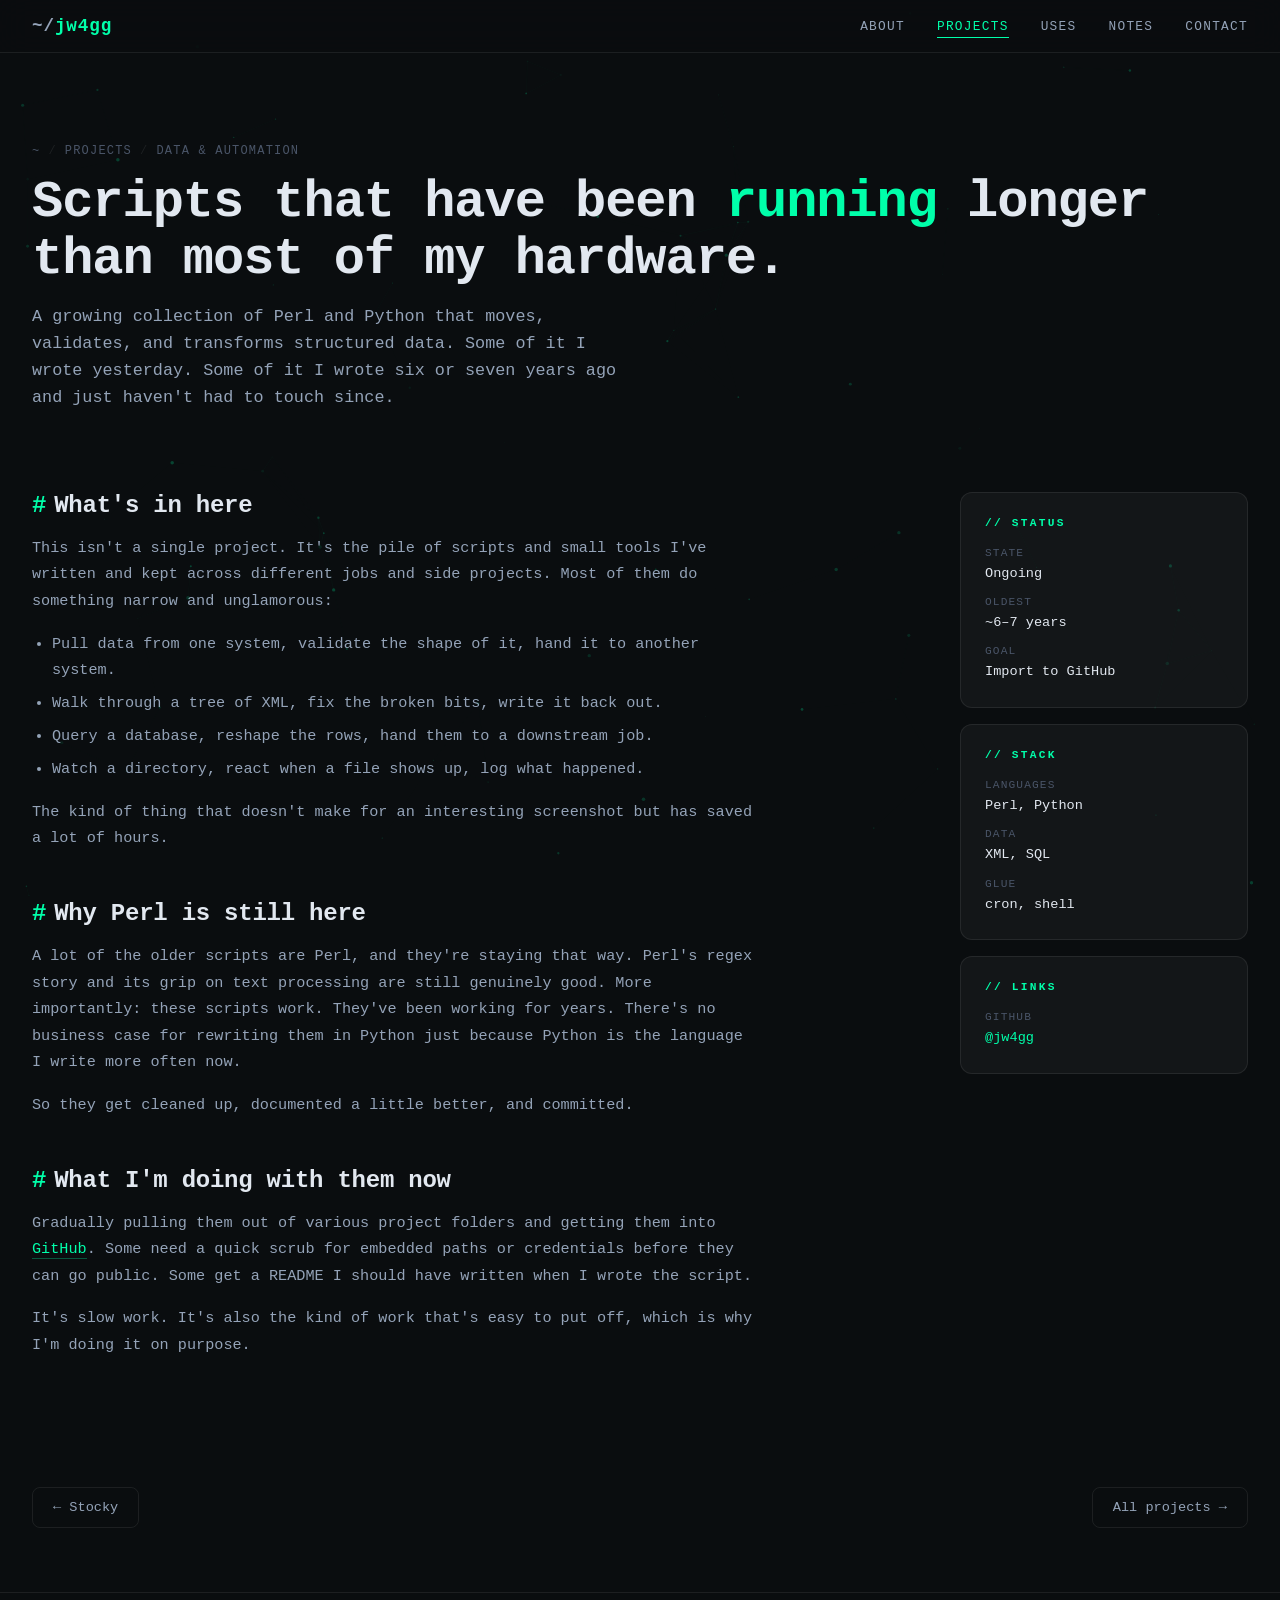
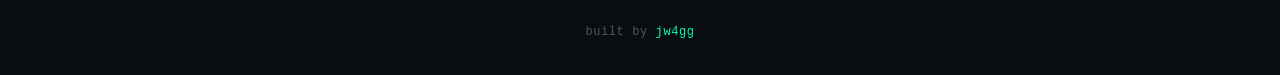
<file: projects/automation.html>
<!DOCTYPE html>
<html lang="en">
<head>
  <meta charset="UTF-8" />
  <meta name="viewport" content="width=device-width, initial-scale=1.0" />
  <title>Data &amp; Automation — jw4gg</title>
  <meta name="description" content="Perl and Python scripts that move and validate structured data. Some of them have been running for years." />
  <link rel="stylesheet" href="../assets/style.css" />
</head>
<body>

<canvas id="bg-canvas"></canvas>

<nav>
  <a href="../index.html" class="nav-logo"><span>~/</span>jw4gg</a>
  <ul class="nav-links">
    <li><a href="../about.html">About</a></li>
    <li><a href="../projects.html" class="active">Projects</a></li>
    <li><a href="../uses.html">Uses</a></li>
    <li><a href="../notes.html">Notes</a></li>
    <li><a href="../index.html#contact">Contact</a></li>
  </ul>
</nav>

<header class="page-header">
  <div class="breadcrumb">
    <a href="../index.html">~</a><span class="sep">/</span><a href="../projects.html">projects</a><span class="sep">/</span>data &amp; automation
  </div>
  <h1>Scripts that have been <span class="accent">running</span> longer than most of my hardware.</h1>
  <p class="lede">A growing collection of Perl and Python that moves, validates, and transforms structured data. Some of it I wrote yesterday. Some of it I wrote six or seven years ago and just haven't had to touch since.</p>
</header>

<div class="page-grid">
  <article class="prose-inner reveal">
    <h2><span class="marker">#</span>What's in here</h2>
    <p>This isn't a single project. It's the pile of scripts and small tools I've written and kept across different jobs and side projects. Most of them do something narrow and unglamorous:</p>
    <ul>
      <li>Pull data from one system, validate the shape of it, hand it to another system.</li>
      <li>Walk through a tree of XML, fix the broken bits, write it back out.</li>
      <li>Query a database, reshape the rows, hand them to a downstream job.</li>
      <li>Watch a directory, react when a file shows up, log what happened.</li>
    </ul>
    <p>The kind of thing that doesn't make for an interesting screenshot but has saved a lot of hours.</p>

    <h2><span class="marker">#</span>Why Perl is still here</h2>
    <p>A lot of the older scripts are Perl, and they're staying that way. Perl's regex story and its grip on text processing are still genuinely good. More importantly: these scripts work. They've been working for years. There's no business case for rewriting them in Python just because Python is the language I write more often now.</p>
    <p>So they get cleaned up, documented a little better, and committed.</p>

    <h2><span class="marker">#</span>What I'm doing with them now</h2>
    <p>Gradually pulling them out of various project folders and getting them into <a href="https://github.com/jw4gg" target="_blank" rel="noopener">GitHub</a>. Some need a quick scrub for embedded paths or credentials before they can go public. Some get a README I should have written when I wrote the script.</p>
    <p>It's slow work. It's also the kind of work that's easy to put off, which is why I'm doing it on purpose.</p>
  </article>

  <aside class="sidebar reveal" style="transition-delay:0.1s">
    <div class="meta-card">
      <h4>// status</h4>
      <dl>
        <dt>State</dt>
        <dd>Ongoing</dd>
        <dt>Oldest</dt>
        <dd>~6&ndash;7 years</dd>
        <dt>Goal</dt>
        <dd>Import to GitHub</dd>
      </dl>
    </div>

    <div class="meta-card">
      <h4>// stack</h4>
      <dl>
        <dt>Languages</dt>
        <dd>Perl, Python</dd>
        <dt>Data</dt>
        <dd>XML, SQL</dd>
        <dt>Glue</dt>
        <dd>cron, shell</dd>
      </dl>
    </div>

    <div class="meta-card">
      <h4>// links</h4>
      <dl>
        <dt>GitHub</dt>
        <dd><a href="https://github.com/jw4gg" target="_blank" rel="noopener" style="color:var(--accent); text-decoration:none">@jw4gg</a></dd>
      </dl>
    </div>
  </aside>
</div>

<div class="page-nav">
  <a href="stocky.html">← Stocky</a>
  <a href="../projects.html">All projects →</a>
</div>

<footer>
  <span>built by </span><span class="accent">jw4gg</span>
</footer>

<script src="../assets/site.js"></script>
</body>
</html>
</file>
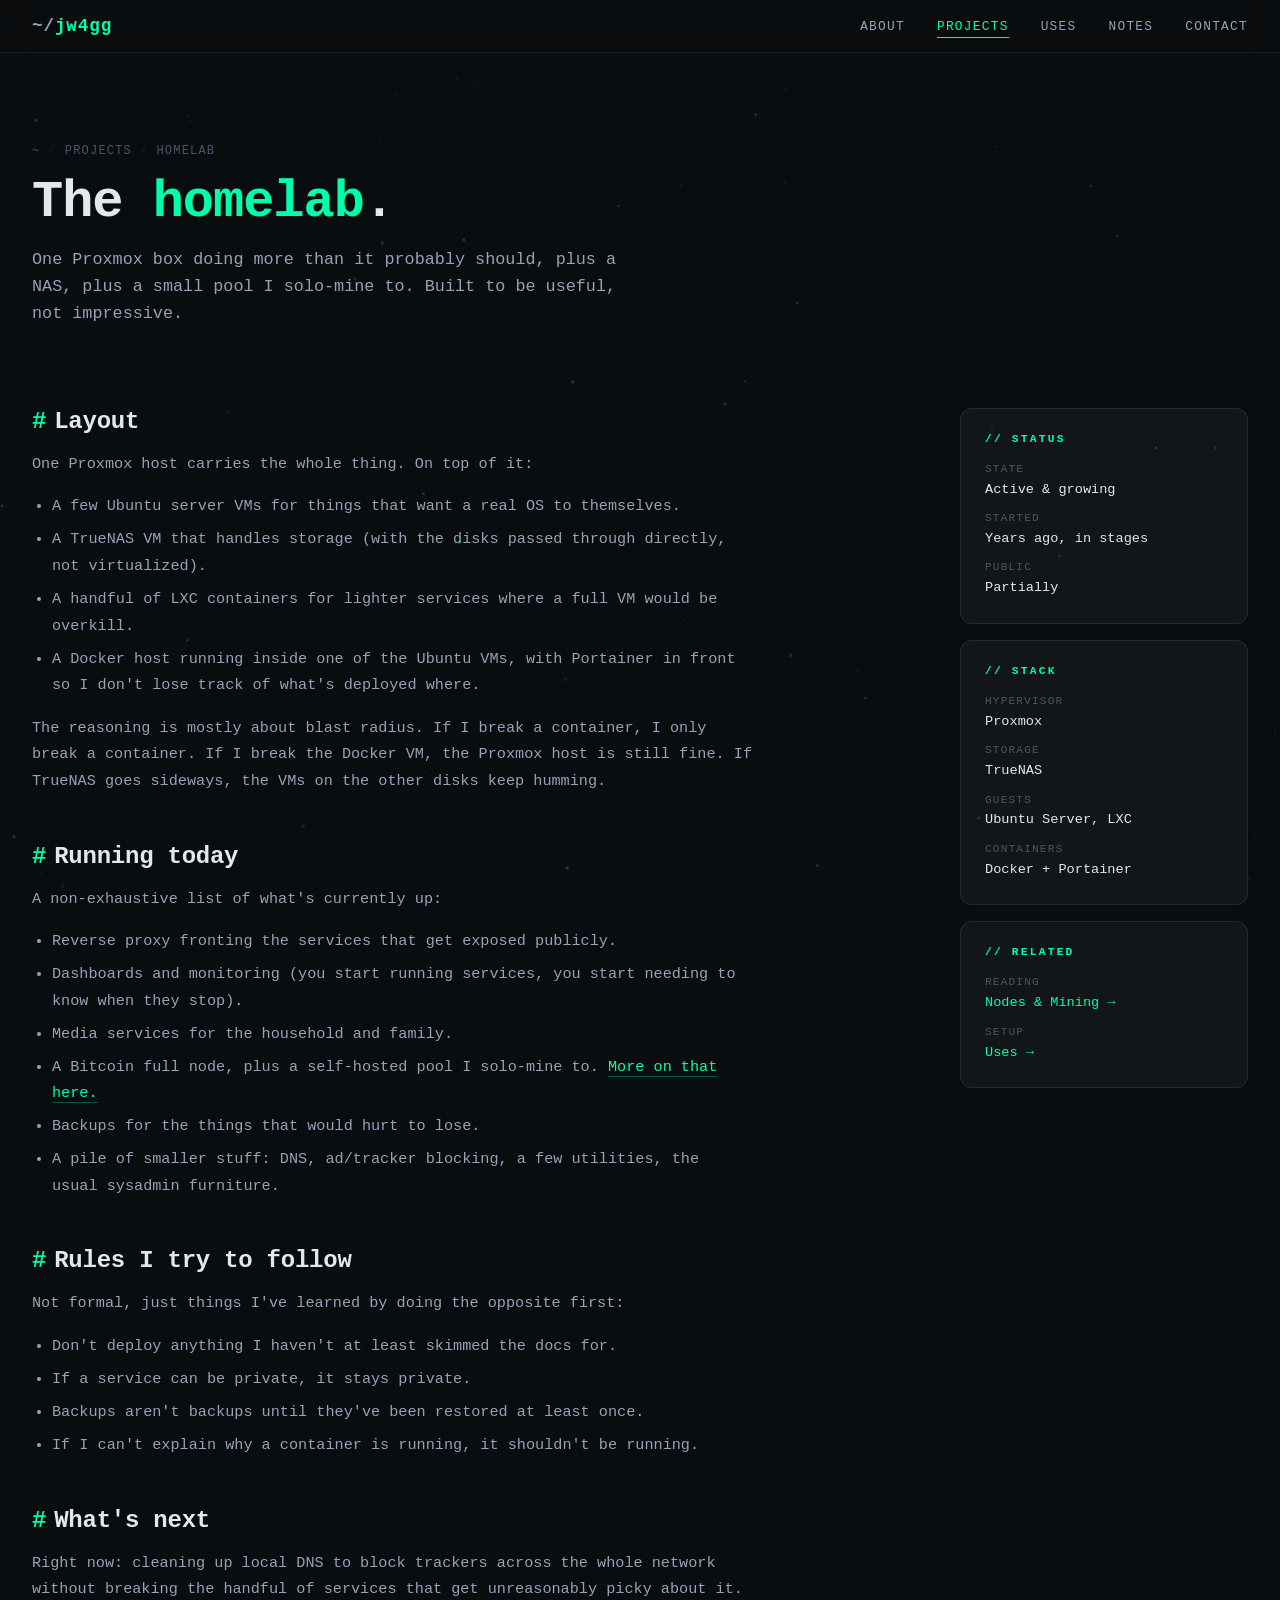
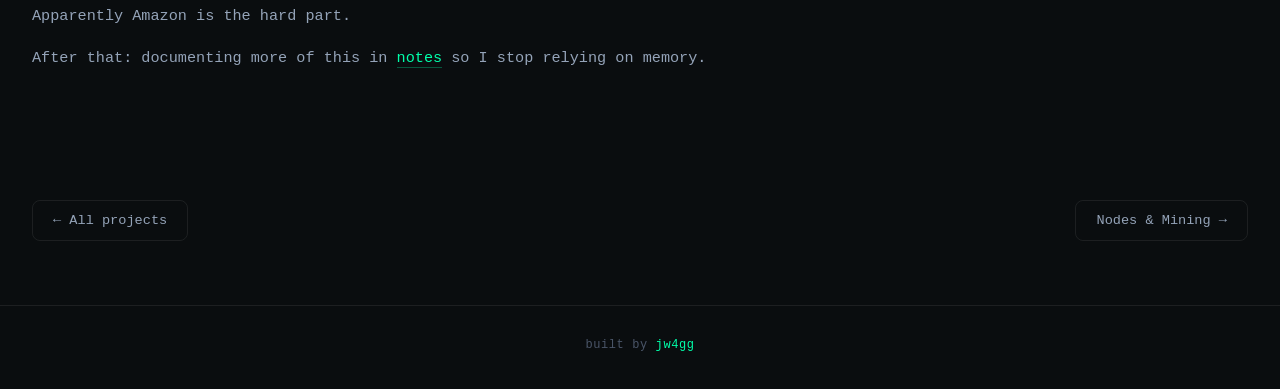
<file: projects/homelab.html>
<!DOCTYPE html>
<html lang="en">
<head>
  <meta charset="UTF-8" />
  <meta name="viewport" content="width=device-width, initial-scale=1.0" />
  <title>Homelab — jw4gg</title>
  <meta name="description" content="A Proxmox-based homelab: Ubuntu VMs, TrueNAS, LXC, Docker, and a Bitcoin full node." />
  <link rel="stylesheet" href="../assets/style.css" />
</head>
<body>

<canvas id="bg-canvas"></canvas>

<nav>
  <a href="../index.html" class="nav-logo"><span>~/</span>jw4gg</a>
  <ul class="nav-links">
    <li><a href="../about.html">About</a></li>
    <li><a href="../projects.html" class="active">Projects</a></li>
    <li><a href="../uses.html">Uses</a></li>
    <li><a href="../notes.html">Notes</a></li>
    <li><a href="../index.html#contact">Contact</a></li>
  </ul>
</nav>

<header class="page-header">
  <div class="breadcrumb">
    <a href="../index.html">~</a><span class="sep">/</span><a href="../projects.html">projects</a><span class="sep">/</span>homelab
  </div>
  <h1>The <span class="accent">homelab</span>.</h1>
  <p class="lede">One Proxmox box doing more than it probably should, plus a NAS, plus a small pool I solo-mine to. Built to be useful, not impressive.</p>
</header>

<div class="page-grid">
  <article class="prose-inner reveal">
    <h2><span class="marker">#</span>Layout</h2>
    <p>One Proxmox host carries the whole thing. On top of it:</p>
    <ul>
      <li>A few Ubuntu server VMs for things that want a real OS to themselves.</li>
      <li>A TrueNAS VM that handles storage (with the disks passed through directly, not virtualized).</li>
      <li>A handful of LXC containers for lighter services where a full VM would be overkill.</li>
      <li>A Docker host running inside one of the Ubuntu VMs, with Portainer in front so I don't lose track of what's deployed where.</li>
    </ul>
    <p>The reasoning is mostly about blast radius. If I break a container, I only break a container. If I break the Docker VM, the Proxmox host is still fine. If TrueNAS goes sideways, the VMs on the other disks keep humming.</p>

    <h2><span class="marker">#</span>Running today</h2>
    <p>A non-exhaustive list of what's currently up:</p>
    <ul>
      <li>Reverse proxy fronting the services that get exposed publicly.</li>
      <li>Dashboards and monitoring (you start running services, you start needing to know when they stop).</li>
      <li>Media services for the household and family.</li>
      <li>A Bitcoin full node, plus a self-hosted pool I solo-mine to. <a href="nodes.html">More on that here.</a></li>
      <li>Backups for the things that would hurt to lose.</li>
      <li>A pile of smaller stuff: DNS, ad/tracker blocking, a few utilities, the usual sysadmin furniture.</li>
    </ul>

    <h2><span class="marker">#</span>Rules I try to follow</h2>
    <p>Not formal, just things I've learned by doing the opposite first:</p>
    <ul>
      <li>Don't deploy anything I haven't at least skimmed the docs for.</li>
      <li>If a service can be private, it stays private.</li>
      <li>Backups aren't backups until they've been restored at least once.</li>
      <li>If I can't explain why a container is running, it shouldn't be running.</li>
    </ul>

    <h2><span class="marker">#</span>What's next</h2>
    <p>Right now: cleaning up local DNS to block trackers across the whole network without breaking the handful of services that get unreasonably picky about it. Apparently Amazon is the hard part.</p>
    <p>After that: documenting more of this in <a href="../notes.html">notes</a> so I stop relying on memory.</p>
  </article>

  <aside class="sidebar reveal" style="transition-delay:0.1s">
    <div class="meta-card">
      <h4>// status</h4>
      <dl>
        <dt>State</dt>
        <dd>Active &amp; growing</dd>
        <dt>Started</dt>
        <dd>Years ago, in stages</dd>
        <dt>Public</dt>
        <dd>Partially</dd>
      </dl>
    </div>

    <div class="meta-card">
      <h4>// stack</h4>
      <dl>
        <dt>Hypervisor</dt>
        <dd>Proxmox</dd>
        <dt>Storage</dt>
        <dd>TrueNAS</dd>
        <dt>Guests</dt>
        <dd>Ubuntu Server, LXC</dd>
        <dt>Containers</dt>
        <dd>Docker + Portainer</dd>
      </dl>
    </div>

    <div class="meta-card">
      <h4>// related</h4>
      <dl>
        <dt>Reading</dt>
        <dd><a href="nodes.html" style="color:var(--accent); text-decoration:none">Nodes &amp; Mining →</a></dd>
        <dt>Setup</dt>
        <dd><a href="../uses.html" style="color:var(--accent); text-decoration:none">Uses →</a></dd>
      </dl>
    </div>
  </aside>
</div>

<div class="page-nav">
  <a href="../projects.html">← All projects</a>
  <a href="nodes.html">Nodes &amp; Mining →</a>
</div>

<footer>
  <span>built by </span><span class="accent">jw4gg</span>
</footer>

<script src="../assets/site.js"></script>
</body>
</html>
</file>
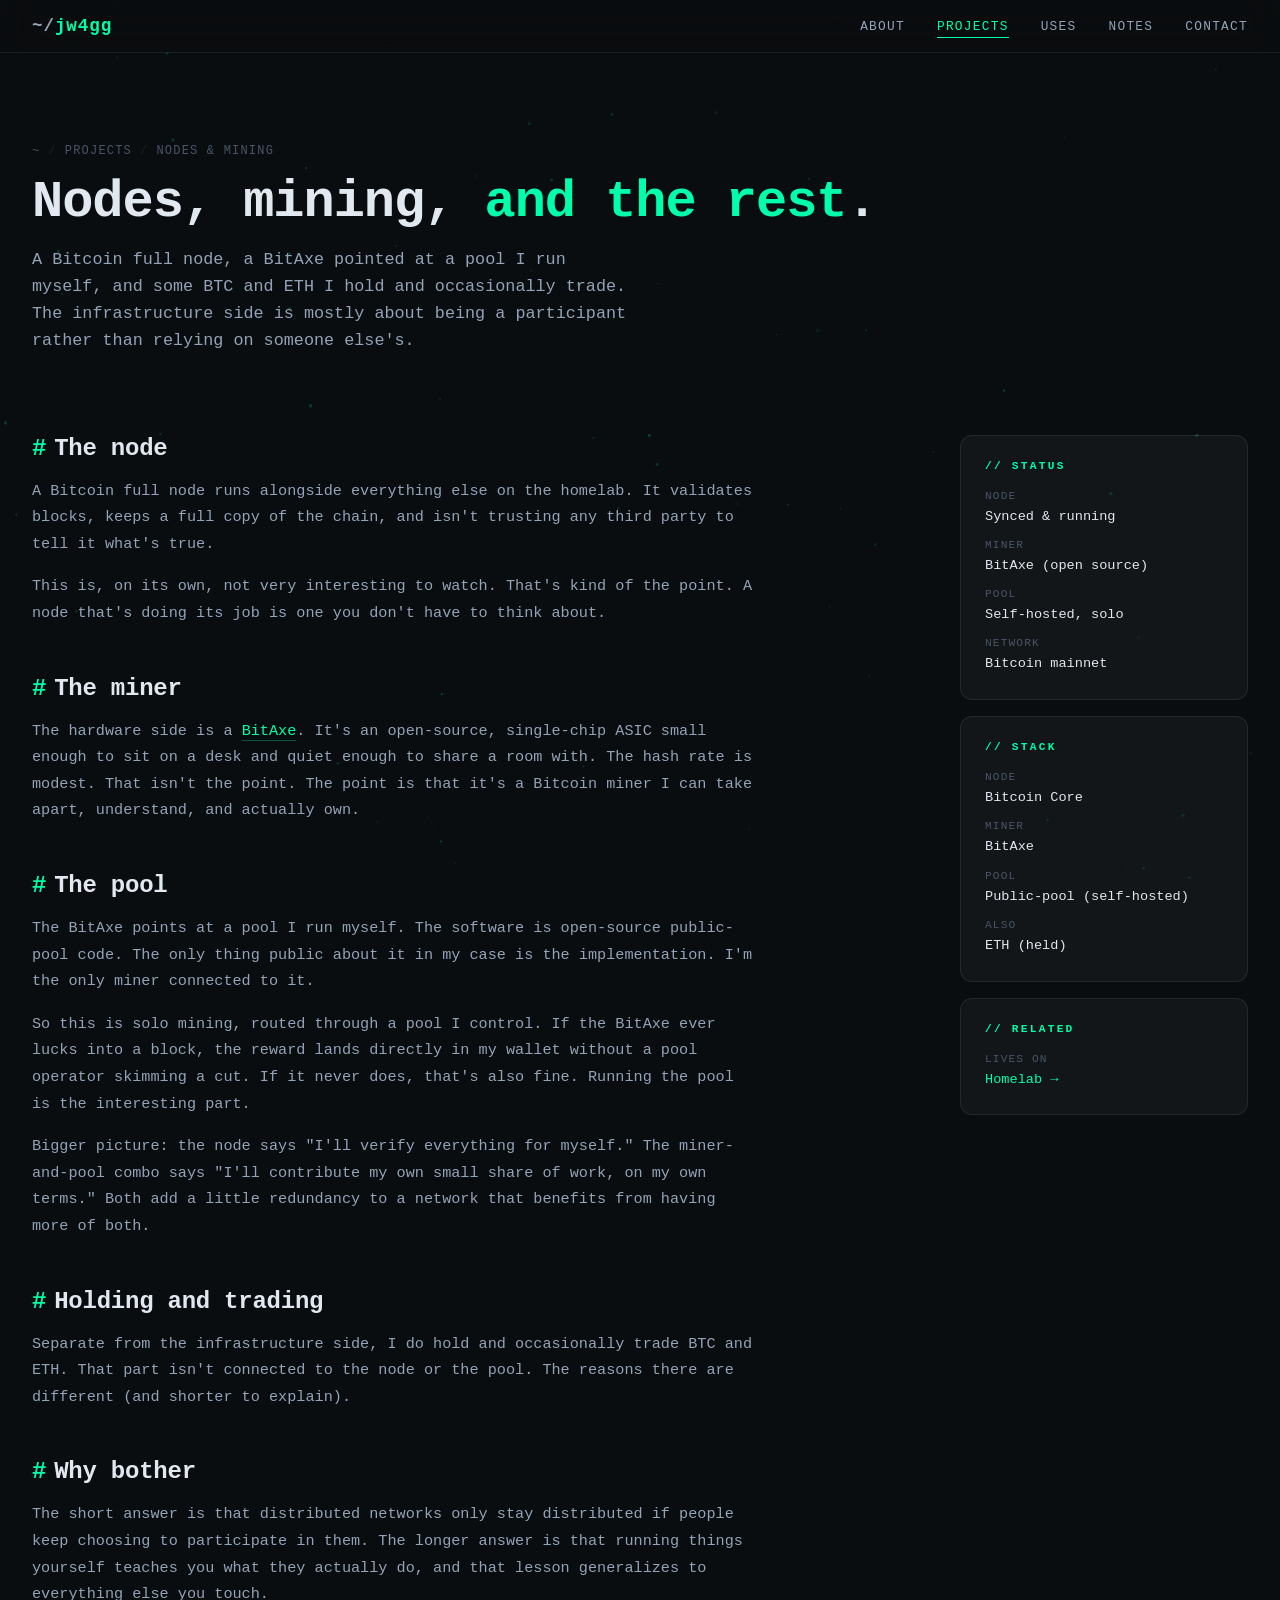
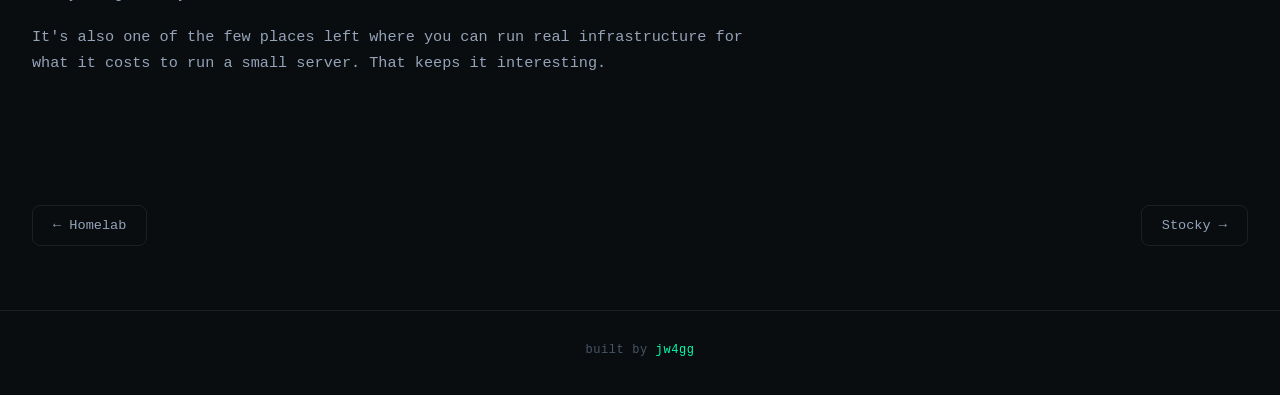
<file: projects/nodes.html>
<!DOCTYPE html>
<html lang="en">
<head>
  <meta charset="UTF-8" />
  <meta name="viewport" content="width=device-width, initial-scale=1.0" />
  <title>Nodes &amp; Mining — jw4gg</title>
  <meta name="description" content="Running a Bitcoin full node and a self-hosted solo mining pool." />
  <link rel="stylesheet" href="../assets/style.css" />
</head>
<body>

<canvas id="bg-canvas"></canvas>

<nav>
  <a href="../index.html" class="nav-logo"><span>~/</span>jw4gg</a>
  <ul class="nav-links">
    <li><a href="../about.html">About</a></li>
    <li><a href="../projects.html" class="active">Projects</a></li>
    <li><a href="../uses.html">Uses</a></li>
    <li><a href="../notes.html">Notes</a></li>
    <li><a href="../index.html#contact">Contact</a></li>
  </ul>
</nav>

<header class="page-header">
  <div class="breadcrumb">
    <a href="../index.html">~</a><span class="sep">/</span><a href="../projects.html">projects</a><span class="sep">/</span>nodes &amp; mining
  </div>
  <h1>Nodes, mining, <span class="accent">and the rest</span>.</h1>
  <p class="lede">A Bitcoin full node, a BitAxe pointed at a pool I run myself, and some BTC and ETH I hold and occasionally trade. The infrastructure side is mostly about being a participant rather than relying on someone else's.</p>
</header>

<div class="page-grid">
  <article class="prose-inner reveal">
    <h2><span class="marker">#</span>The node</h2>
    <p>A Bitcoin full node runs alongside everything else on the homelab. It validates blocks, keeps a full copy of the chain, and isn't trusting any third party to tell it what's true.</p>
    <p>This is, on its own, not very interesting to watch. That's kind of the point. A node that's doing its job is one you don't have to think about.</p>

    <h2><span class="marker">#</span>The miner</h2>
    <p>The hardware side is a <a href="https://bitaxe.org" target="_blank" rel="noopener">BitAxe</a>. It's an open-source, single-chip ASIC small enough to sit on a desk and quiet enough to share a room with. The hash rate is modest. That isn't the point. The point is that it's a Bitcoin miner I can take apart, understand, and actually own.</p>

    <h2><span class="marker">#</span>The pool</h2>
    <p>The BitAxe points at a pool I run myself. The software is open-source public-pool code. The only thing public about it in my case is the implementation. I'm the only miner connected to it.</p>
    <p>So this is solo mining, routed through a pool I control. If the BitAxe ever lucks into a block, the reward lands directly in my wallet without a pool operator skimming a cut. If it never does, that's also fine. Running the pool is the interesting part.</p>
    <p>Bigger picture: the node says "I'll verify everything for myself." The miner-and-pool combo says "I'll contribute my own small share of work, on my own terms." Both add a little redundancy to a network that benefits from having more of both.</p>

    <h2><span class="marker">#</span>Holding and trading</h2>
    <p>Separate from the infrastructure side, I do hold and occasionally trade BTC and ETH. That part isn't connected to the node or the pool. The reasons there are different (and shorter to explain).</p>

    <h2><span class="marker">#</span>Why bother</h2>
    <p>The short answer is that distributed networks only stay distributed if people keep choosing to participate in them. The longer answer is that running things yourself teaches you what they actually do, and that lesson generalizes to everything else you touch.</p>
    <p>It's also one of the few places left where you can run real infrastructure for what it costs to run a small server. That keeps it interesting.</p>
  </article>

  <aside class="sidebar reveal" style="transition-delay:0.1s">
    <div class="meta-card">
      <h4>// status</h4>
      <dl>
        <dt>Node</dt>
        <dd>Synced &amp; running</dd>
        <dt>Miner</dt>
        <dd>BitAxe (open source)</dd>
        <dt>Pool</dt>
        <dd>Self-hosted, solo</dd>
        <dt>Network</dt>
        <dd>Bitcoin mainnet</dd>
      </dl>
    </div>

    <div class="meta-card">
      <h4>// stack</h4>
      <dl>
        <dt>Node</dt>
        <dd>Bitcoin Core</dd>
        <dt>Miner</dt>
        <dd>BitAxe</dd>
        <dt>Pool</dt>
        <dd>Public-pool (self-hosted)</dd>
        <dt>Also</dt>
        <dd>ETH (held)</dd>
      </dl>
    </div>

    <div class="meta-card">
      <h4>// related</h4>
      <dl>
        <dt>Lives on</dt>
        <dd><a href="homelab.html" style="color:var(--accent); text-decoration:none">Homelab →</a></dd>
      </dl>
    </div>
  </aside>
</div>

<div class="page-nav">
  <a href="homelab.html">← Homelab</a>
  <a href="stocky.html">Stocky →</a>
</div>

<footer>
  <span>built by </span><span class="accent">jw4gg</span>
</footer>

<script src="../assets/site.js"></script>
</body>
</html>
</file>
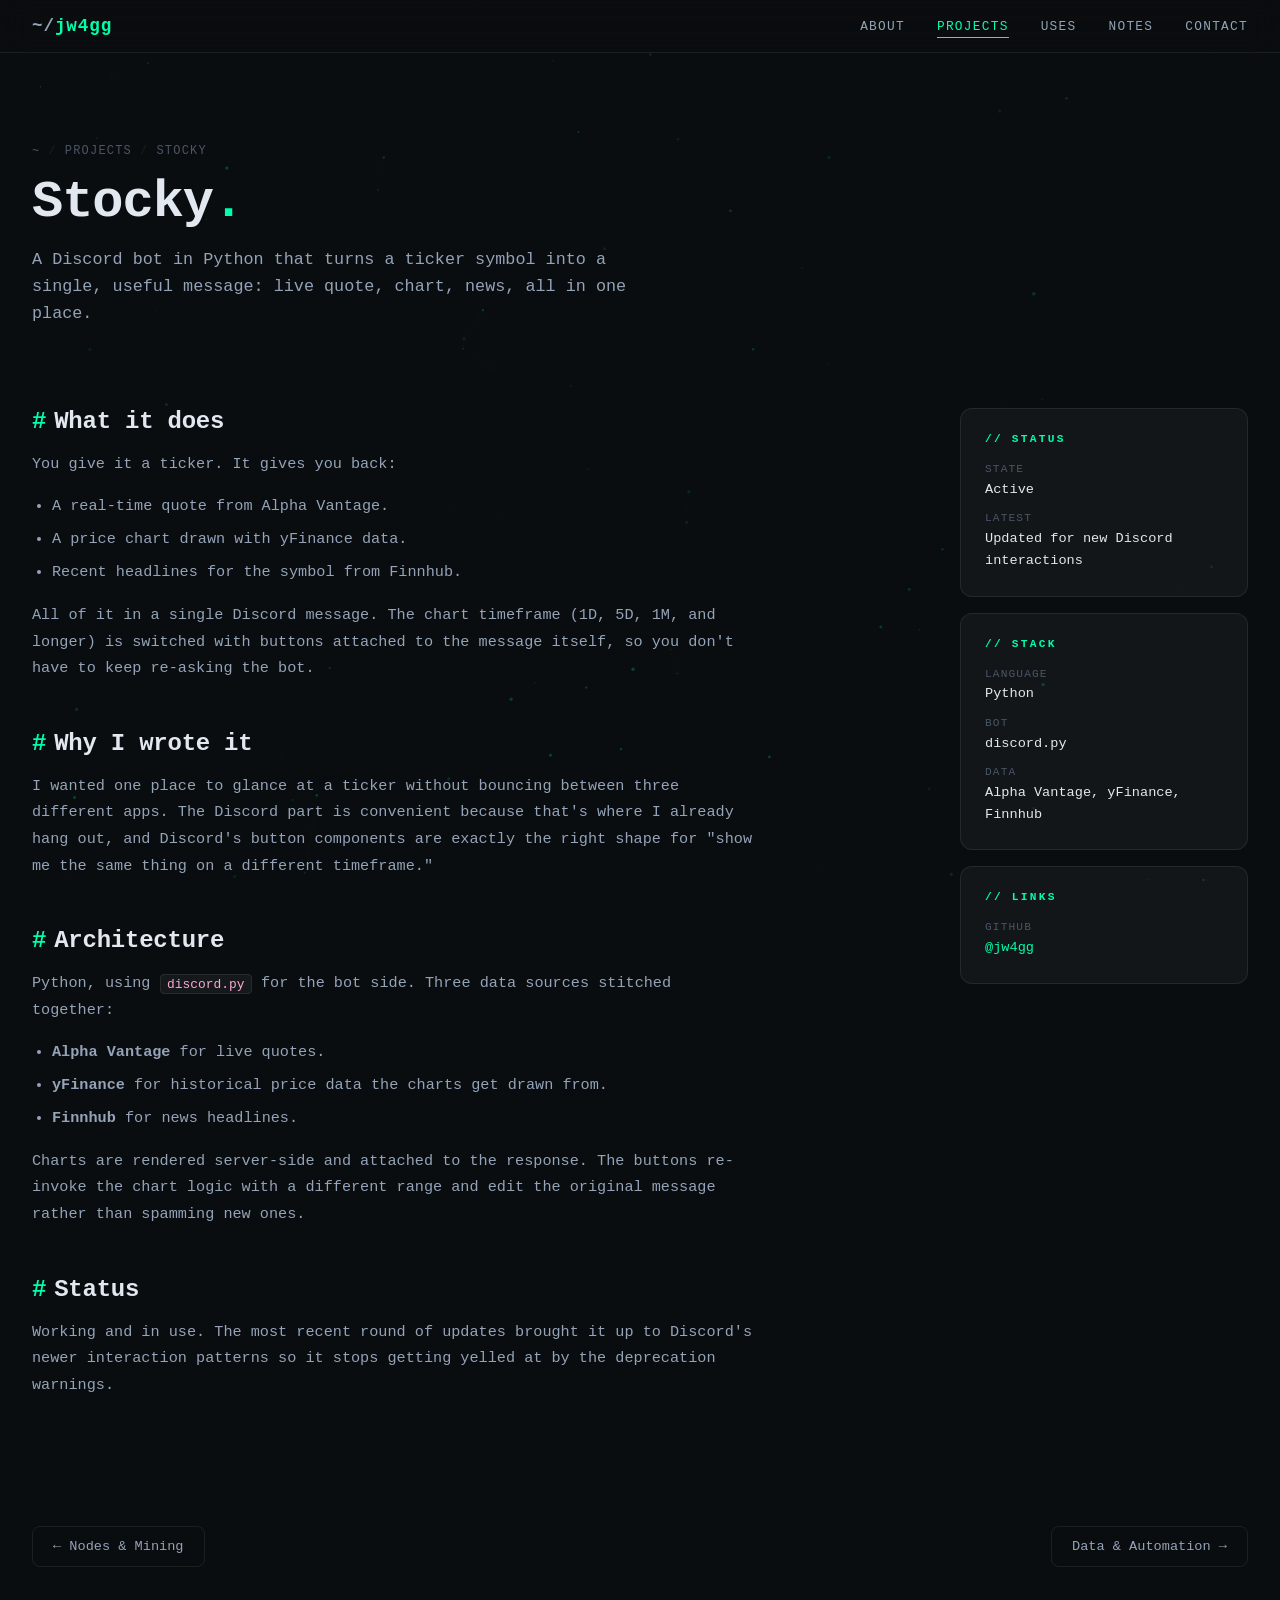
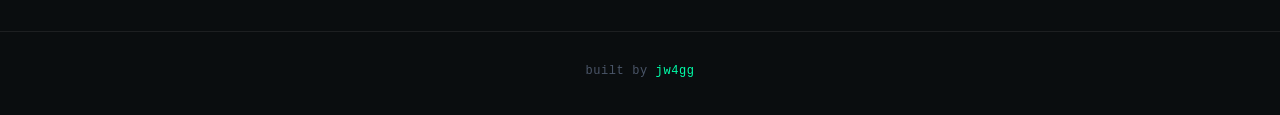
<file: projects/stocky.html>
<!DOCTYPE html>
<html lang="en">
<head>
  <meta charset="UTF-8" />
  <meta name="viewport" content="width=device-width, initial-scale=1.0" />
  <title>Stocky — jw4gg</title>
  <meta name="description" content="A Python Discord bot for live stock quotes, price charts, and news." />
  <link rel="stylesheet" href="../assets/style.css" />
</head>
<body>

<canvas id="bg-canvas"></canvas>

<nav>
  <a href="../index.html" class="nav-logo"><span>~/</span>jw4gg</a>
  <ul class="nav-links">
    <li><a href="../about.html">About</a></li>
    <li><a href="../projects.html" class="active">Projects</a></li>
    <li><a href="../uses.html">Uses</a></li>
    <li><a href="../notes.html">Notes</a></li>
    <li><a href="../index.html#contact">Contact</a></li>
  </ul>
</nav>

<header class="page-header">
  <div class="breadcrumb">
    <a href="../index.html">~</a><span class="sep">/</span><a href="../projects.html">projects</a><span class="sep">/</span>stocky
  </div>
  <h1>Stocky<span class="accent">.</span></h1>
  <p class="lede">A Discord bot in Python that turns a ticker symbol into a single, useful message: live quote, chart, news, all in one place.</p>
</header>

<div class="page-grid">
  <article class="prose-inner reveal">
    <h2><span class="marker">#</span>What it does</h2>
    <p>You give it a ticker. It gives you back:</p>
    <ul>
      <li>A real-time quote from Alpha Vantage.</li>
      <li>A price chart drawn with yFinance data.</li>
      <li>Recent headlines for the symbol from Finnhub.</li>
    </ul>
    <p>All of it in a single Discord message. The chart timeframe (1D, 5D, 1M, and longer) is switched with buttons attached to the message itself, so you don't have to keep re-asking the bot.</p>

    <h2><span class="marker">#</span>Why I wrote it</h2>
    <p>I wanted one place to glance at a ticker without bouncing between three different apps. The Discord part is convenient because that's where I already hang out, and Discord's button components are exactly the right shape for "show me the same thing on a different timeframe."</p>

    <h2><span class="marker">#</span>Architecture</h2>
    <p>Python, using <code>discord.py</code> for the bot side. Three data sources stitched together:</p>
    <ul>
      <li><strong>Alpha Vantage</strong> for live quotes.</li>
      <li><strong>yFinance</strong> for historical price data the charts get drawn from.</li>
      <li><strong>Finnhub</strong> for news headlines.</li>
    </ul>
    <p>Charts are rendered server-side and attached to the response. The buttons re-invoke the chart logic with a different range and edit the original message rather than spamming new ones.</p>

    <h2><span class="marker">#</span>Status</h2>
    <p>Working and in use. The most recent round of updates brought it up to Discord's newer interaction patterns so it stops getting yelled at by the deprecation warnings.</p>
  </article>

  <aside class="sidebar reveal" style="transition-delay:0.1s">
    <div class="meta-card">
      <h4>// status</h4>
      <dl>
        <dt>State</dt>
        <dd>Active</dd>
        <dt>Latest</dt>
        <dd>Updated for new Discord interactions</dd>
      </dl>
    </div>

    <div class="meta-card">
      <h4>// stack</h4>
      <dl>
        <dt>Language</dt>
        <dd>Python</dd>
        <dt>Bot</dt>
        <dd>discord.py</dd>
        <dt>Data</dt>
        <dd>Alpha Vantage, yFinance, Finnhub</dd>
      </dl>
    </div>

    <div class="meta-card">
      <h4>// links</h4>
      <dl>
        <dt>GitHub</dt>
        <dd><a href="https://github.com/jw4gg" target="_blank" rel="noopener" style="color:var(--accent); text-decoration:none">@jw4gg</a></dd>
      </dl>
    </div>
  </aside>
</div>

<div class="page-nav">
  <a href="nodes.html">← Nodes &amp; Mining</a>
  <a href="automation.html">Data &amp; Automation →</a>
</div>

<footer>
  <span>built by </span><span class="accent">jw4gg</span>
</footer>

<script src="../assets/site.js"></script>
</body>
</html>
</file>
<file: assets/style.css>
*, *::before, *::after { box-sizing: border-box; margin: 0; padding: 0; }

:root {
  --bg:       #0a0d0f;
  --surface:  rgba(255,255,255,0.04);
  --border:   rgba(255,255,255,0.08);
  --accent:   #00ffaa;
  --accent2:  #7c3aed;
  --muted:    #4a5568;
  --text:     #e2e8f0;
  --subtext:  #94a3b8;
}

html { scroll-behavior: smooth; }

body {
  background: var(--bg);
  color: var(--text);
  font-family: 'SF Mono', 'Fira Code', 'Cascadia Code', monospace;
  overflow-x: hidden;
}

a { color: inherit; }

/* ── Canvas background ── */
#bg-canvas {
  position: fixed;
  inset: 0;
  z-index: 0;
  opacity: 0.35;
  pointer-events: none;
}

/* ── Nav ── */
nav {
  position: fixed;
  top: 0; left: 0; right: 0;
  z-index: 100;
  display: flex;
  justify-content: space-between;
  align-items: center;
  padding: 1rem 2rem;
  background: rgba(10,13,15,0.7);
  backdrop-filter: blur(16px);
  border-bottom: 1px solid var(--border);
}

.nav-logo {
  font-size: 1.1rem;
  font-weight: 700;
  color: var(--accent);
  letter-spacing: 0.05em;
  text-decoration: none;
}
.nav-logo span { color: var(--subtext); }

.nav-links { display: flex; gap: 2rem; list-style: none; }
.nav-links a {
  color: var(--subtext);
  text-decoration: none;
  font-size: 0.8rem;
  letter-spacing: 0.1em;
  text-transform: uppercase;
  transition: color 0.2s;
  position: relative;
}
.nav-links a::after {
  content: '';
  position: absolute;
  bottom: -4px; left: 0; right: 0;
  height: 1px;
  background: var(--accent);
  transform: scaleX(0);
  transition: transform 0.2s;
}
.nav-links a:hover,
.nav-links a.active { color: var(--accent); }
.nav-links a:hover::after,
.nav-links a.active::after { transform: scaleX(1); }

/* ── Sections ── */
section { position: relative; z-index: 1; }

/* ── Hero (landing) ── */
#hero {
  min-height: 100vh;
  display: flex;
  flex-direction: column;
  justify-content: center;
  align-items: flex-start;
  padding: 8rem 10vw 4rem;
}

.hero-prompt {
  color: var(--muted);
  font-size: 0.85rem;
  margin-bottom: 1rem;
  letter-spacing: 0.05em;
}
.hero-prompt span { color: var(--accent); }

.hero-title {
  font-size: clamp(3rem, 8vw, 6rem);
  font-weight: 800;
  line-height: 1.05;
  letter-spacing: -0.02em;
}
.hero-title .name { color: var(--accent); }

.hero-subtitle {
  margin-top: 1.5rem;
  font-size: clamp(1rem, 2vw, 1.25rem);
  color: var(--subtext);
  min-height: 2rem;
}
.cursor {
  display: inline-block;
  width: 2px;
  height: 1.1em;
  background: var(--accent);
  margin-left: 3px;
  vertical-align: text-bottom;
  animation: blink 0.9s step-end infinite;
}
@keyframes blink { 0%,100%{opacity:1} 50%{opacity:0} }

.hero-cta {
  margin-top: 3rem;
  display: flex;
  gap: 1rem;
  flex-wrap: wrap;
}

.btn {
  padding: 0.75rem 1.75rem;
  border-radius: 6px;
  font-family: inherit;
  font-size: 0.85rem;
  letter-spacing: 0.05em;
  text-transform: uppercase;
  cursor: pointer;
  text-decoration: none;
  transition: all 0.2s;
  display: inline-flex;
  align-items: center;
  gap: 0.5rem;
}
.btn-primary {
  background: var(--accent);
  color: #0a0d0f;
  border: 1px solid var(--accent);
  font-weight: 700;
}
.btn-primary:hover { background: transparent; color: var(--accent); box-shadow: 0 0 20px rgba(0,255,170,0.3); }
.btn-ghost {
  background: transparent;
  color: var(--subtext);
  border: 1px solid var(--border);
}
.btn-ghost:hover { border-color: var(--accent); color: var(--accent); }

.scroll-hint {
  position: absolute;
  bottom: 2rem; left: 50%;
  transform: translateX(-50%);
  display: flex;
  flex-direction: column;
  align-items: center;
  gap: 0.5rem;
  color: var(--muted);
  font-size: 0.7rem;
  letter-spacing: 0.2em;
  text-transform: uppercase;
  animation: float 2s ease-in-out infinite;
}
.scroll-hint svg { stroke: var(--muted); }
@keyframes float { 0%,100%{transform:translateX(-50%) translateY(0)} 50%{transform:translateX(-50%) translateY(6px)} }

/* ── Section labels ── */
.section-label {
  font-size: 0.75rem;
  letter-spacing: 0.3em;
  text-transform: uppercase;
  color: var(--accent);
  margin-bottom: 1rem;
}

.section-title {
  font-size: clamp(1.75rem, 4vw, 2.5rem);
  font-weight: 700;
  line-height: 1.2;
  margin-bottom: 1.5rem;
}

/* ── About (landing teaser) ── */
#about {
  padding: 8rem 10vw;
  display: grid;
  grid-template-columns: 1fr 1fr;
  gap: 6rem;
  align-items: center;
}

.about-text {
  color: var(--subtext);
  line-height: 1.8;
  font-size: 0.95rem;
}
.about-text p + p { margin-top: 1rem; }

/* ── Terminal card ── */
.terminal-card {
  background: var(--surface);
  border: 1px solid var(--border);
  border-radius: 12px;
  overflow: hidden;
  font-size: 0.82rem;
}
.terminal-bar {
  background: rgba(255,255,255,0.06);
  padding: 0.75rem 1rem;
  display: flex;
  align-items: center;
  gap: 0.5rem;
  border-bottom: 1px solid var(--border);
}
.dot { width: 10px; height: 10px; border-radius: 50%; }
.dot-r { background: #ff5f57; }
.dot-y { background: #ffbd2e; }
.dot-g { background: #28c840; }
.terminal-title { flex: 1; text-align: center; color: var(--muted); font-size: 0.75rem; }
.terminal-body { padding: 1.5rem; }
.t-line { margin-bottom: 0.6rem; color: var(--subtext); }
.t-line .prompt { color: var(--accent); }
.t-line .cmd { color: var(--text); }
.t-line .out { color: var(--subtext); }
.t-line .val { color: #f9a8d4; }
.t-line .key { color: #93c5fd; }
.t-line .comment { color: var(--muted); }

/* ── Skills ── */
#skills {
  padding: 8rem 10vw;
}

.skills-header { text-align: center; margin-bottom: 4rem; }

.skills-grid {
  display: flex;
  flex-wrap: wrap;
  justify-content: center;
  gap: 1.5rem;
}
.skills-grid .skill-card { width: 280px; flex-shrink: 0; }

.skill-card {
  background: var(--surface);
  border: 1px solid var(--border);
  border-radius: 12px;
  padding: 1.5rem;
  transition: all 0.3s;
  cursor: default;
}
.skill-card:hover {
  border-color: rgba(0,255,170,0.4);
  transform: translateY(-4px);
  box-shadow: 0 12px 40px rgba(0,255,170,0.08);
}

.skill-card-header {
  display: flex;
  align-items: center;
  gap: 0.75rem;
  margin-bottom: 1.25rem;
}
.skill-icon {
  font-size: 1.5rem;
  width: 2.5rem;
  text-align: center;
}
.skill-name { font-size: 0.9rem; font-weight: 600; color: var(--text); }
.skill-category { font-size: 0.7rem; color: var(--muted); }

.skill-tags {
  display: flex;
  flex-wrap: wrap;
  gap: 0.4rem;
}
.tag {
  padding: 0.2rem 0.6rem;
  border-radius: 4px;
  font-size: 0.7rem;
  background: rgba(0,255,170,0.08);
  color: var(--accent);
  border: 1px solid rgba(0,255,170,0.15);
}

/* ── Projects ── */
#projects {
  padding: 8rem 10vw;
  background: rgba(255,255,255,0.01);
}

.projects-header { text-align: center; margin-bottom: 4rem; }

.projects-grid {
  display: flex;
  flex-wrap: wrap;
  justify-content: center;
  gap: 1.5rem;
}
.projects-grid .project-card { width: 340px; flex-shrink: 0; }

.project-card {
  background: var(--surface);
  border: 1px solid var(--border);
  border-radius: 12px;
  padding: 2rem;
  transition: all 0.3s;
  display: flex;
  flex-direction: column;
  gap: 1rem;
  text-decoration: none;
  color: inherit;
}
.project-card:hover {
  border-color: rgba(124,58,237,0.5);
  transform: translateY(-4px);
  box-shadow: 0 12px 40px rgba(124,58,237,0.1);
}

.project-card-top {
  display: flex;
  justify-content: space-between;
  align-items: flex-start;
}
.project-icon { font-size: 1.75rem; }
.project-links { display: flex; gap: 0.5rem; }
.project-link {
  display: flex;
  align-items: center;
  justify-content: center;
  width: 32px; height: 32px;
  border-radius: 6px;
  border: 1px solid var(--border);
  color: var(--muted);
  text-decoration: none;
  transition: all 0.2s;
}
.project-link:hover { border-color: var(--accent); color: var(--accent); }

.project-name { font-size: 1.05rem; font-weight: 700; }
.project-desc { font-size: 0.85rem; color: var(--subtext); line-height: 1.6; }

.project-stack {
  display: flex;
  flex-wrap: wrap;
  gap: 0.4rem;
  margin-top: auto;
}
.stack-tag {
  padding: 0.2rem 0.6rem;
  border-radius: 4px;
  font-size: 0.7rem;
  background: rgba(124,58,237,0.1);
  color: #a78bfa;
  border: 1px solid rgba(124,58,237,0.2);
}

/* ── Contact ── */
#contact {
  padding: 8rem 10vw;
  text-align: center;
}

.contact-inner {
  max-width: 600px;
  margin: 0 auto;
}

.contact-desc {
  color: var(--subtext);
  line-height: 1.8;
  margin-bottom: 3rem;
  font-size: 0.95rem;
}

.social-links {
  display: flex;
  justify-content: center;
  gap: 1rem;
  flex-wrap: wrap;
}

.social-link {
  display: inline-flex;
  align-items: center;
  gap: 0.5rem;
  padding: 0.75rem 1.5rem;
  border-radius: 8px;
  border: 1px solid var(--border);
  background: transparent;
  color: var(--subtext);
  text-decoration: none;
  font-family: inherit;
  font-size: 0.82rem;
  cursor: pointer;
  transition: all 0.2s;
}
.social-link:hover {
  border-color: var(--accent);
  color: var(--accent);
  box-shadow: 0 0 20px rgba(0,255,170,0.1);
}
.social-link .copy-label { transition: color 0.2s; }
.social-link.copied { border-color: var(--accent); color: var(--accent); }
.social-link.copied .copy-label::after { content: ' ✓'; color: var(--accent); }

/* ── Footer ── */
footer {
  position: relative;
  z-index: 1;
  text-align: center;
  padding: 2rem;
  border-top: 1px solid var(--border);
  color: var(--muted);
  font-size: 0.75rem;
  letter-spacing: 0.05em;
}
footer .accent { color: var(--accent); }

/* ── Intersection animations ── */
.reveal {
  opacity: 0;
  transform: translateY(30px);
  transition: opacity 0.6s ease, transform 0.6s ease;
}
.reveal.visible {
  opacity: 1;
  transform: none;
}

/* ──────────────────────────────────────────────
   Sub-page layouts (about, projects, uses, notes)
   ────────────────────────────────────────────── */

/* Compact page header used on non-landing pages */
.page-header {
  position: relative;
  z-index: 1;
  padding: 9rem 2rem 3rem;
  max-width: 1300px;
  margin: 0 auto;
}
.page-header .breadcrumb {
  font-size: 0.75rem;
  color: var(--muted);
  letter-spacing: 0.1em;
  text-transform: uppercase;
  margin-bottom: 1rem;
}
.page-header .breadcrumb a { color: var(--muted); text-decoration: none; transition: color 0.2s; }
.page-header .breadcrumb a:hover { color: var(--accent); }
.page-header .breadcrumb .sep { color: var(--border); margin: 0 0.5rem; }
.page-header h1 {
  font-size: clamp(2rem, 5vw, 3.25rem);
  font-weight: 800;
  line-height: 1.1;
  letter-spacing: -0.02em;
}
.page-header h1 .accent { color: var(--accent); }
.page-header .lede {
  margin-top: 1rem;
  font-size: 1.05rem;
  color: var(--subtext);
  max-width: 60ch;
  line-height: 1.6;
}

/* Article-style prose container */
.prose {
  position: relative;
  z-index: 1;
  padding: 2rem 2rem 6rem;
  max-width: 1100px;
  margin: 0 auto;
}
.prose-inner { max-width: 75ch; }
.prose h2, .prose-inner h2 {
  font-size: 1.5rem;
  font-weight: 700;
  margin: 3rem 0 1rem;
  letter-spacing: -0.01em;
  color: var(--text);
}
.prose h2 .marker, .prose-inner h2 .marker { color: var(--accent); margin-right: 0.5rem; }
.prose h2:first-child, .prose-inner h2:first-child { margin-top: 0; }
.prose h3, .prose-inner h3 {
  font-size: 1.05rem;
  font-weight: 600;
  color: var(--text);
  margin: 2rem 0 0.75rem;
}
.prose p, .prose li,
.prose-inner p, .prose-inner li {
  color: var(--subtext);
  line-height: 1.75;
  font-size: 0.95rem;
}
.prose p + p, .prose-inner p + p { margin-top: 1rem; }
.prose ul, .prose ol,
.prose-inner ul, .prose-inner ol { margin: 1rem 0 1rem 1.25rem; }
.prose li + li, .prose-inner li + li { margin-top: 0.4rem; }
.prose a, .prose-inner a {
  color: var(--accent);
  text-decoration: none;
  border-bottom: 1px solid rgba(0,255,170,0.3);
  transition: border-color 0.2s;
}
.prose a:hover, .prose-inner a:hover { border-bottom-color: var(--accent); }
.prose code, .prose-inner code {
  background: rgba(255,255,255,0.05);
  border: 1px solid var(--border);
  border-radius: 4px;
  padding: 0.1rem 0.4rem;
  font-size: 0.85em;
  color: #f9a8d4;
}
.prose blockquote, .prose-inner blockquote {
  border-left: 2px solid var(--accent);
  padding: 0.25rem 0 0.25rem 1.25rem;
  color: var(--subtext);
  margin: 1.5rem 0;
  font-style: italic;
}
.prose em, .prose-inner em { color: var(--text); font-style: italic; }

/* Two-column layout for pages with sidebar info */
.page-grid {
  display: grid;
  grid-template-columns: minmax(0,3fr) minmax(0,1fr);
  gap: 4rem;
  padding: 2rem 2rem 6rem;
  max-width: 1300px;
  margin: 0 auto;
}
.page-grid .sidebar {
  position: sticky;
  top: 6rem;
  align-self: start;
}

/* Meta card used as sidebar block */
.meta-card {
  background: var(--surface);
  border: 1px solid var(--border);
  border-radius: 12px;
  padding: 1.5rem;
}
.meta-card h4 {
  font-size: 0.7rem;
  letter-spacing: 0.2em;
  text-transform: uppercase;
  color: var(--accent);
  margin-bottom: 1rem;
}
.meta-card dl { font-size: 0.85rem; line-height: 1.6; }
.meta-card dt { color: var(--muted); margin-top: 0.6rem; font-size: 0.7rem; letter-spacing: 0.1em; text-transform: uppercase; }
.meta-card dt:first-child { margin-top: 0; }
.meta-card dd { color: var(--text); }
.meta-card + .meta-card { margin-top: 1rem; }

/* "Now" timeline used on about page */
.now-list {
  list-style: none;
  padding: 0;
  margin: 1.25rem 0 0;
}
.now-list li {
  position: relative;
  padding-left: 1.5rem;
  margin-top: 0.6rem;
  color: var(--subtext);
  font-size: 0.95rem;
  line-height: 1.6;
}
.now-list li::before {
  content: '▸';
  position: absolute;
  left: 0;
  color: var(--accent);
}

/* Notes / post list */
.post-list { list-style: none; padding: 0; }
.post-list li {
  border-top: 1px solid var(--border);
  padding: 1.5rem 0;
  display: grid;
  grid-template-columns: 9rem 1fr;
  gap: 1.5rem;
  align-items: baseline;
}
.post-list li:last-child { border-bottom: 1px solid var(--border); }
.post-list time {
  color: var(--muted);
  font-size: 0.8rem;
  letter-spacing: 0.1em;
}
.post-list .post-title {
  color: var(--text);
  text-decoration: none;
  font-size: 1.05rem;
  font-weight: 600;
  display: block;
}
.post-list .post-title:hover { color: var(--accent); }
.post-list .post-summary {
  color: var(--subtext);
  font-size: 0.9rem;
  margin-top: 0.4rem;
  line-height: 1.6;
}
.post-list .post-tags {
  margin-top: 0.6rem;
  display: flex;
  flex-wrap: wrap;
  gap: 0.4rem;
}

/* Uses page - grouped lists */
.uses-grid {
  display: grid;
  grid-template-columns: repeat(auto-fit, minmax(280px, 1fr));
  gap: 1.5rem;
}
.uses-group {
  background: var(--surface);
  border: 1px solid var(--border);
  border-radius: 12px;
  padding: 1.5rem;
}
.uses-group h3 {
  font-size: 0.75rem;
  letter-spacing: 0.2em;
  text-transform: uppercase;
  color: var(--accent);
  margin-bottom: 1rem;
}
.uses-group ul { list-style: none; padding: 0; margin: 0; }
.uses-group li {
  display: flex;
  justify-content: space-between;
  padding: 0.5rem 0;
  border-top: 1px solid var(--border);
  color: var(--subtext);
  font-size: 0.85rem;
}
.uses-group li:first-child { border-top: none; }
.uses-group li .label { color: var(--text); }
.uses-group li .value { color: var(--muted); }

/* Back / next nav at the bottom of detail pages */
.page-nav {
  position: relative;
  z-index: 1;
  display: flex;
  justify-content: space-between;
  gap: 1rem;
  padding: 2rem 2rem 4rem;
  max-width: 1300px;
  margin: 0 auto;
  flex-wrap: wrap;
}
.page-nav a {
  color: var(--subtext);
  text-decoration: none;
  font-size: 0.85rem;
  border: 1px solid var(--border);
  border-radius: 8px;
  padding: 0.75rem 1.25rem;
  transition: all 0.2s;
}
.page-nav a:hover { border-color: var(--accent); color: var(--accent); }

/* ──────────────────────────────────────────────
   Responsive
   ────────────────────────────────────────────── */

/* Tablet & below: collapse two-column page-grid */
@media (max-width: 900px) {
  .page-grid { grid-template-columns: 1fr; gap: 2rem; }
  .page-grid .sidebar { position: static; }
  .post-list li { grid-template-columns: 1fr; gap: 0.4rem; }
}

/* Phones & small tablets */
@media (max-width: 768px) {
  /* Nav */
  nav { padding: 0.75rem 1rem; }
  .nav-links { gap: 1rem; }
  .nav-links a { font-size: 0.7rem; letter-spacing: 0.05em; }

  /* Hero */
  #hero { padding: 7rem 6vw 4rem; }
  .hero-title { font-size: clamp(2.5rem, 9vw, 5rem); }
  .hero-cta { flex-direction: column; align-items: stretch; }
  .hero-cta .btn { justify-content: center; }

  /* Landing teaser + section padding */
  #about { grid-template-columns: 1fr; gap: 3rem; padding: 5rem 6vw; }
  #skills, #projects, #contact { padding: 5rem 6vw; }

  /* Cards: shrink to viewport but cap so they don't sprawl */
  .skills-grid .skill-card,
  .projects-grid .project-card {
    width: 100%;
    max-width: 380px;
  }

  /* Sub-pages */
  .page-header { padding: 7rem 1.5rem 2rem; }
  .page-grid { padding: 1.5rem 1.5rem 4rem; gap: 2rem; }
  .prose { padding: 1.5rem 1.5rem 4rem; }
  .page-nav { padding: 1.5rem 1.5rem 3rem; }

  /* Bigger tap targets */
  .btn, .social-link { padding: 0.85rem 1.5rem; }
}

/* Narrow phones: wrap nav to a second row */
@media (max-width: 600px) {
  nav {
    flex-wrap: wrap;
    padding: 0.5rem 1rem;
    gap: 0.25rem;
  }
  .nav-logo { font-size: 1rem; }
  .nav-links {
    width: 100%;
    justify-content: space-between;
    gap: 0.4rem;
    padding-bottom: 0.25rem;
  }
  .nav-links a { font-size: 0.65rem; letter-spacing: 0.04em; }

  /* Push hero/page-header down a touch to clear the wrapped nav */
  #hero { padding-top: 8rem; }
  .page-header { padding-top: 8rem; }

  /* Scroll hint gets cramped on phone-sized viewports */
  .scroll-hint { display: none; }

  /* Terminal card tightens */
  .terminal-card { font-size: 0.75rem; }
  .terminal-body { padding: 1rem; }

  /* Uses cards tighten */
  .uses-group { padding: 1.25rem; }

  /* Page headings */
  .page-header h1 { font-size: clamp(1.75rem, 7vw, 2.5rem); }
}

/* Tiny phones (<= 400px) */
@media (max-width: 400px) {
  .nav-links { gap: 0.3rem; }
  .nav-links a { font-size: 0.6rem; }
  .hero-title { font-size: 2.25rem; }
  .page-header h1 { font-size: 1.75rem; }
  .section-title { font-size: 1.5rem; }
}
</file>
